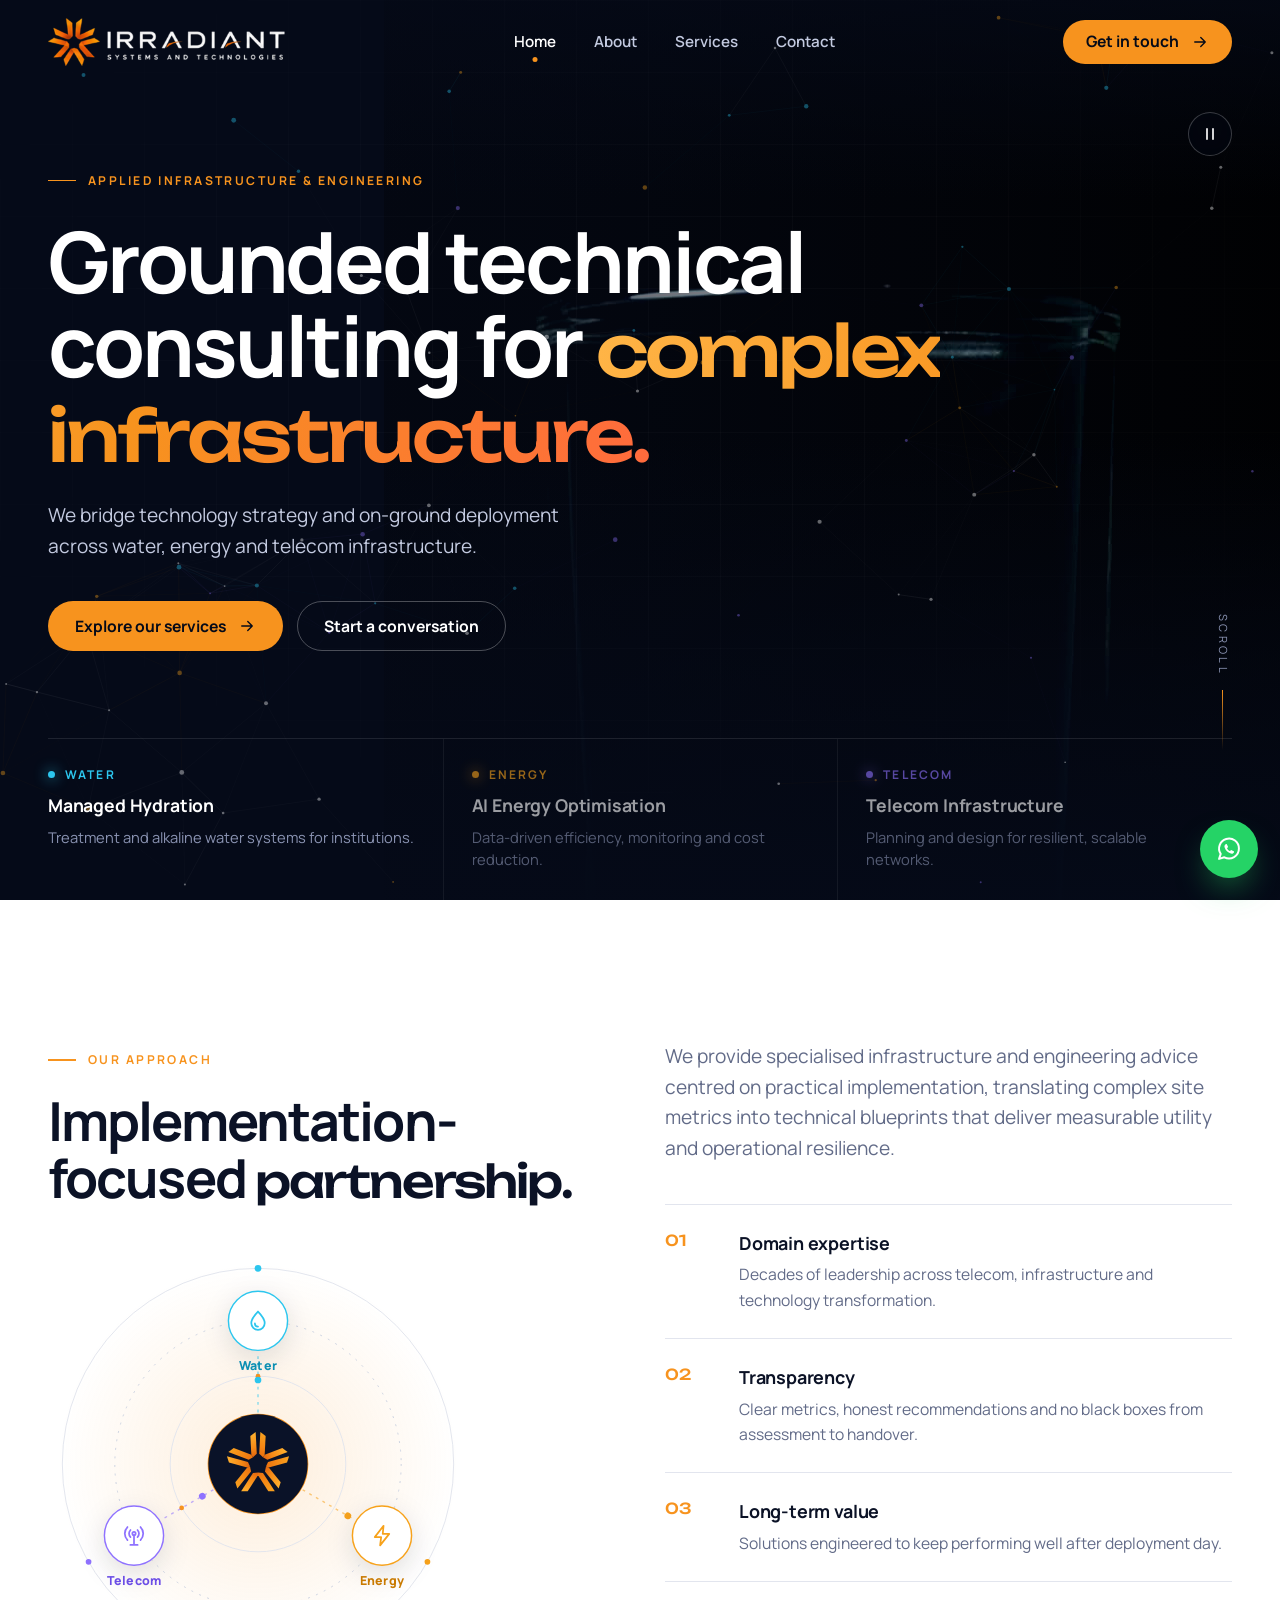
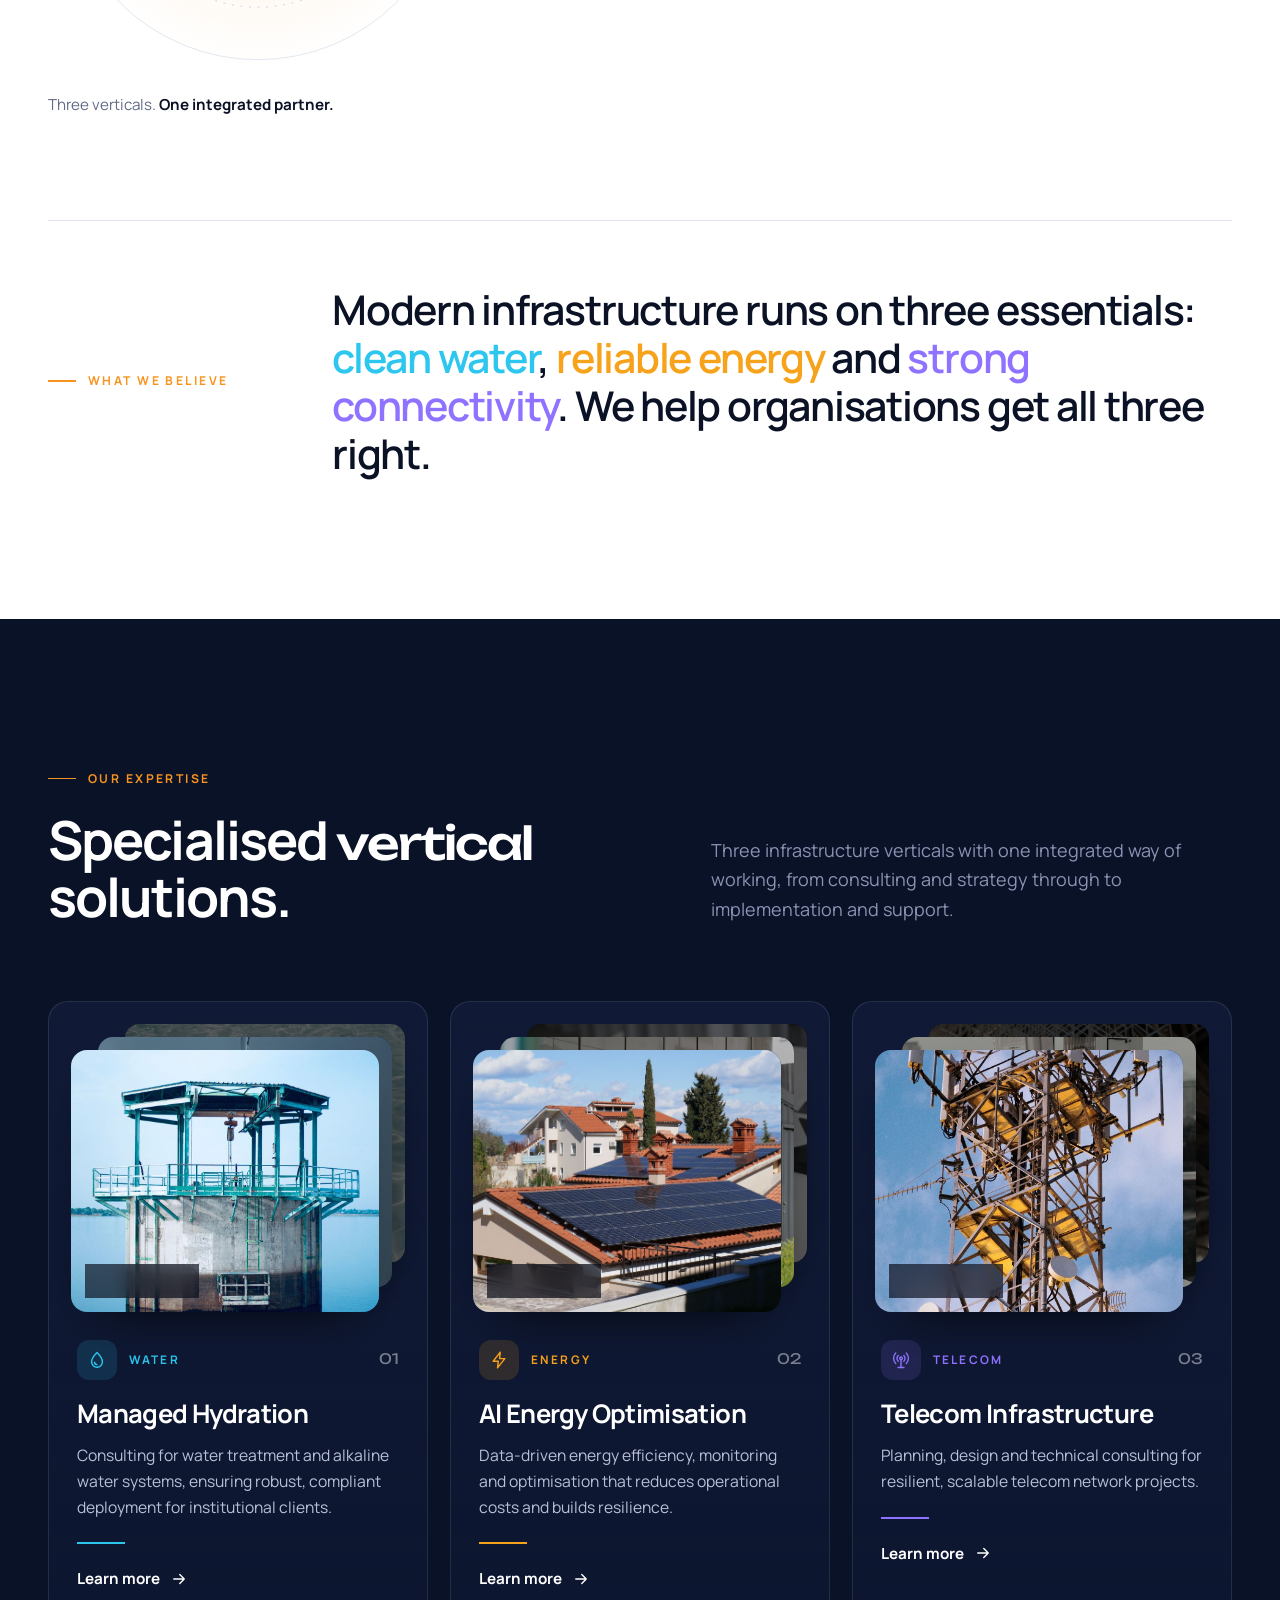
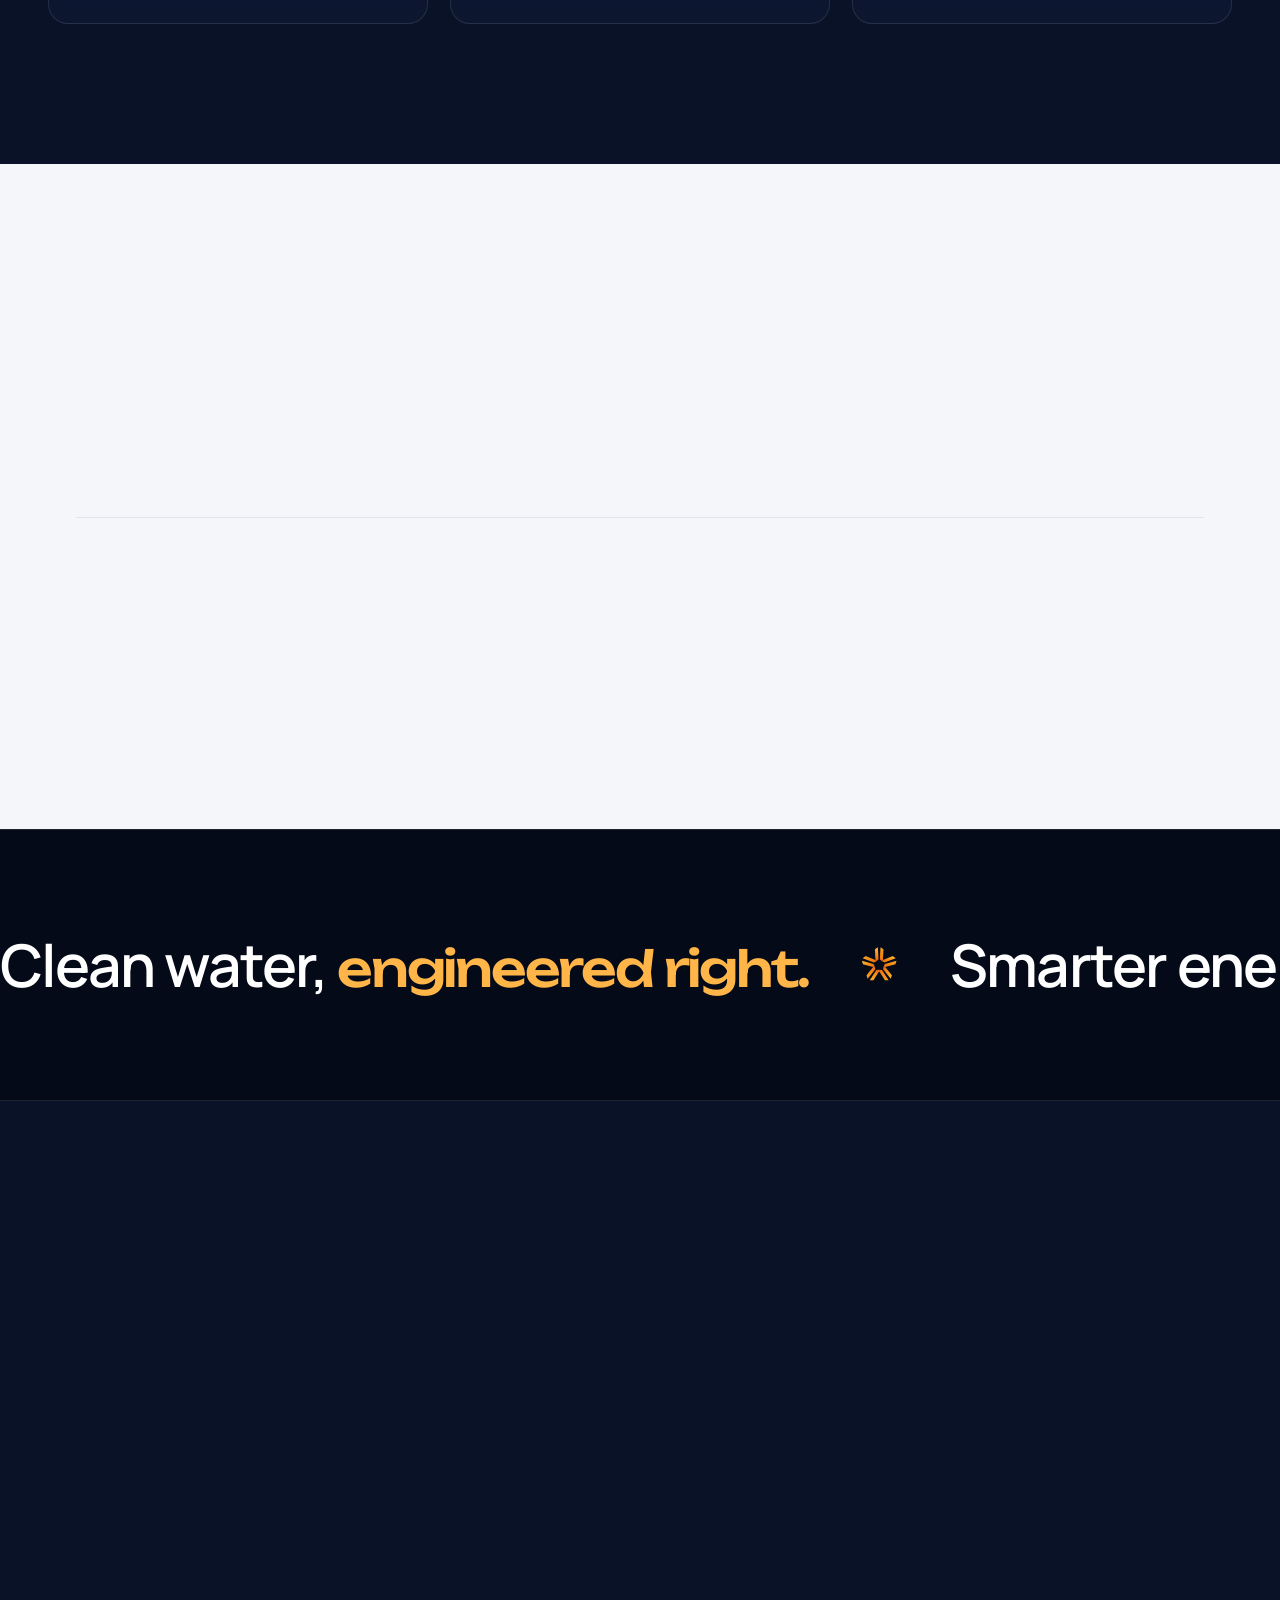
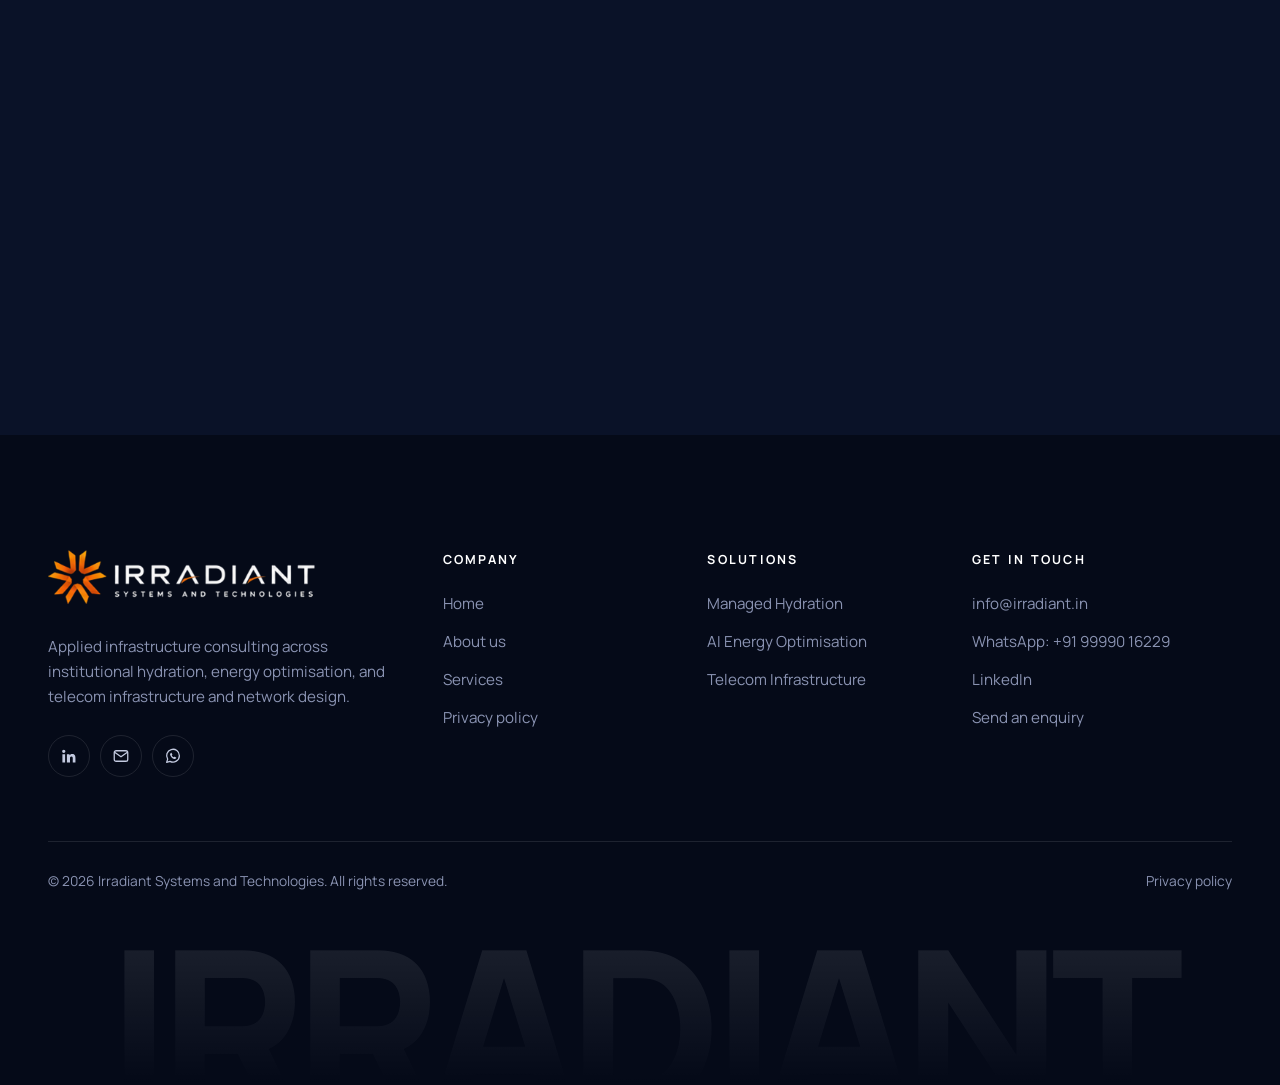
<file: index.html>
<!doctype html>
<html lang="en-IN">
<head>
  <meta charset="utf-8">
  <meta name="viewport" content="width=device-width, initial-scale=1">
  <title>Irradiant Systems and Technologies | Technology Consulting for Water, Energy &amp; Telecom</title>
  <meta name="description" content="Irradiant is an India-based technology consulting partnership bridging strategy and on-ground deployment across water, energy and telecom infrastructure.">
  <link rel="canonical" href="https://irradiant.in/">
  <meta name="theme-color" content="#050a18">
  <meta name="color-scheme" content="only light">
  <meta property="og:type" content="website">
  <meta property="og:title" content="Irradiant Systems and Technologies">
  <meta property="og:description" content="Grounded technical consulting for complex infrastructure: water, energy and telecom.">
  <meta property="og:url" content="https://irradiant.in/">
  <meta property="og:image" content="https://irradiant.in/assets/img/og-image.jpg">
  <link rel="icon" href="assets/img/favicon.svg" type="image/svg+xml">
  <link rel="preconnect" href="https://fonts.googleapis.com">
  <link rel="preconnect" href="https://fonts.gstatic.com" crossorigin>
  <link href="https://fonts.googleapis.com/css2?family=Unbounded:wght@400;500&family=Manrope:wght@400;500;600;700;800&display=swap" rel="stylesheet">
  <link rel="stylesheet" href="css/styles.css">
  <script>document.documentElement.classList.add("js");</script>
  <script type="application/ld+json">
  {
    "@context": "https://schema.org",
    "@type": "Organization",
    "name": "Irradiant Systems and Technologies",
    "url": "https://irradiant.in/",
    "email": "info@irradiant.in",
    "logo": "https://irradiant.in/assets/img/logo.png",
    "sameAs": ["https://www.linkedin.com/company/irradiant-systems-and-technologies/"],
    "description": "Technology consulting for water, energy and telecom infrastructure.",
    "founder": [{"@type": "Person", "name": "Mahesh Pai"}, {"@type": "Person", "name": "Sandeep Kaul"}],
    "areaServed": "IN"
  }
  </script>
</head>
<body>
  <svg width="0" height="0" style="position:absolute" aria-hidden="true" focusable="false">
    <defs>
      <linearGradient id="mk-l" gradientUnits="userSpaceOnUse" x1="50" y1="58" x2="36" y2="93"><stop offset="0" stop-color="#d9580b"/><stop offset=".45" stop-color="#f68a17"/><stop offset="1" stop-color="#ffb02e"/></linearGradient>
      <linearGradient id="mk-r" gradientUnits="userSpaceOnUse" x1="50" y1="58" x2="64" y2="93"><stop offset="0" stop-color="#e66a0e"/><stop offset=".5" stop-color="#f58714"/><stop offset="1" stop-color="#f7a01f"/></linearGradient>
    </defs>
    <!-- Irradiant starburst: five ribbon chevrons around a pentagonal core -->
    <symbol id="mark" viewBox="0 0 100 100">
      <g id="mk-chev"><polygon fill="url(#mk-l)" points="50,62.2 50,66.5 35.02,89.56 25.48,89.56 42.73,63"/><polygon fill="url(#mk-r)" points="50,62.2 50,66.5 64.98,89.56 74.52,89.56 57.27,63"/></g>
      <use href="#mk-chev" transform="rotate(72 50 50)"/><use href="#mk-chev" transform="rotate(144 50 50)"/>
      <use href="#mk-chev" transform="rotate(216 50 50)"/><use href="#mk-chev" transform="rotate(288 50 50)"/>
    </symbol>
    <symbol id="i-linkedin" viewBox="0 0 24 24"><path fill="currentColor" d="M5 3.5a2.2 2.2 0 1 1 0 4.4 2.2 2.2 0 0 1 0-4.4ZM3.2 9.6h3.6v10.9H3.2V9.6Zm6 0h3.5v1.5h.05c.5-.9 1.7-1.85 3.45-1.85 3.7 0 4.4 2.4 4.4 5.6v5.65h-3.6v-5c0-1.2-.02-2.75-1.7-2.75-1.7 0-1.95 1.3-1.95 2.65v5.1H9.2V9.6Z"/></symbol>
    <symbol id="i-arrow" viewBox="0 0 24 24"><path d="M5 12h14M13 6l6 6-6 6" fill="none" stroke="currentColor" stroke-width="1.8" stroke-linecap="round" stroke-linejoin="round"/></symbol>
    <symbol id="i-water" viewBox="0 0 24 24"><g fill="none" stroke="currentColor" stroke-width="1.7" stroke-linecap="round" stroke-linejoin="round"><path d="M12 3s6.5 6.6 6.5 11.2a6.5 6.5 0 0 1-13 0C5.5 9.6 12 3 12 3Z"/><path d="M9 14.5a3 3 0 0 0 3 3"/></g></symbol>
    <symbol id="i-energy" viewBox="0 0 24 24"><path d="M13.5 2.5 5 13.5h6.2l-1 8 8.8-11.2h-6.3l.8-7.8Z" fill="none" stroke="currentColor" stroke-width="1.7" stroke-linejoin="round"/></symbol>
    <symbol id="i-telecom" viewBox="0 0 24 24"><g fill="none" stroke="currentColor" stroke-width="1.7" stroke-linecap="round" stroke-linejoin="round"><circle cx="12" cy="10" r="1.6"/><path d="M12 11.6V21M8.5 21h7M8.6 6.6a4.8 4.8 0 0 0 0 6.8M15.4 6.6a4.8 4.8 0 0 1 0 6.8M5.7 3.7a8.9 8.9 0 0 0 0 12.6M18.3 3.7a8.9 8.9 0 0 1 0 12.6"/></g></symbol>
    <symbol id="i-mail" viewBox="0 0 24 24"><g fill="none" stroke="currentColor" stroke-width="1.7" stroke-linecap="round" stroke-linejoin="round"><rect x="3" y="5" width="18" height="14" rx="2.5"/><path d="m3.5 7 8.5 6 8.5-6"/></g></symbol>
    <symbol id="i-whatsapp" viewBox="0 0 24 24"><path d="M20.5 11.6a8.5 8.5 0 0 1-12.5 7.5L3.5 20.5l1.4-4.3a8.5 8.5 0 1 1 15.6-4.6Z" fill="none" stroke="currentColor" stroke-width="1.7" stroke-linejoin="round"/><path d="M9.2 7.9c.3-.2.7-.2.9.1l1 1.9c.1.3 0 .6-.2.8l-.6.6c.5 1.1 1.4 2 2.5 2.5l.6-.6c.2-.2.5-.3.8-.2l1.9 1c.3.2.4.6.1.9-.6.9-1.6 1.3-2.6 1-2.6-.8-4.6-2.8-5.4-5.4-.3-1 .1-2 1-2.6Z" fill="currentColor"/></symbol>
  </svg>

  <a class="skip-link" href="#main">Skip to content</a>

  <header class="site-header" data-header>
    <div class="container nav">
      <a class="brand" href="index.html">
        <img class="brand-logo" src="assets/img/logo.png" alt="Irradiant Systems and Technologies, home" width="732" height="148">
      </a>
      <nav class="nav-links" id="site-nav" aria-label="Main">
        <a href="index.html" aria-current="page">Home</a>
        <a href="about.html">About</a>
        <a href="services.html">Services</a>
        <a href="index.html#contact">Contact</a>
        <a class="btn nav-mobile-cta" href="index.html#contact">Get in touch</a>
      </nav>
      <a class="btn nav-cta" href="#contact">Get in touch <svg aria-hidden="true"><use href="#i-arrow"/></svg></a>
      <button class="nav-toggle" type="button" aria-label="Open menu" aria-expanded="false" aria-controls="site-nav"><span></span><span></span></button>
    </div>
  </header>

  <main id="main">
    <!-- ============ HERO ============ -->
    <section class="hero hero--video" aria-labelledby="hero-title" data-hero-reel>
      <!-- Background reel: one clip per vertical, crossfaded in sync with the pillars below.
           Sources are attached by JS (small files on phones; posters only for reduced motion / data saver). -->
      <div class="hero-media" aria-hidden="true">
        <video class="hero-video hero-video--right is-active" muted playsinline preload="none" poster="assets/video/hero-water.jpg"
               data-src="assets/video/hero-water.mp4" data-src-sm="assets/video/hero-water-sm.mp4"></video>
        <video class="hero-video" muted playsinline preload="none" poster="assets/video/hero-energy.jpg"
               data-src="assets/video/hero-energy.mp4" data-src-sm="assets/video/hero-energy-sm.mp4"></video>
        <video class="hero-video" muted playsinline preload="none" poster="assets/video/hero-telecom.jpg"
               data-src="assets/video/hero-telecom.mp4" data-src-sm="assets/video/hero-telecom-sm.mp4"></video>
      </div>
      <div class="hero-shade"></div>
      <canvas class="hero-canvas" aria-hidden="true"></canvas>
      <div class="grid-lines"></div>
      <button class="hero-pause" type="button" aria-pressed="false" aria-label="Pause background video" data-reel-toggle>
        <svg class="i-pause" viewBox="0 0 24 24" aria-hidden="true"><path d="M8 5v14M16 5v14" stroke="currentColor" stroke-width="2.2" stroke-linecap="round"/></svg>
        <svg class="i-play" viewBox="0 0 24 24" aria-hidden="true"><path d="M8 5.5v13l10.5-6.5L8 5.5Z" fill="currentColor"/></svg>
      </button>

      <div class="container hero-inner">
        <span class="eyebrow reveal">Applied Infrastructure &amp; Engineering</span>
        <h1 id="hero-title" class="display reveal" style="--d:.08s">Grounded technical consulting for <span class="serif grad-text">complex infrastructure.</span></h1>
        <p class="lead reveal" style="--d:.16s">We bridge technology strategy and on-ground deployment across water, energy and telecom infrastructure.</p>
        <div class="btn-row reveal" style="--d:.24s">
          <a class="btn" href="services.html">Explore our services <svg aria-hidden="true"><use href="#i-arrow"/></svg></a>
          <a class="btn btn--ghost" href="#contact">Start a conversation</a>
        </div>
      </div>

      <div class="container">
        <div class="hero-pillars reveal" style="--d:.34s">
          <a class="hero-pillar is-active" href="services.html#water" data-reel-slide="0">
            <span class="hero-pillar-bar" aria-hidden="true"></span>
            <span class="tag"><i></i>Water</span>
            <strong>Managed Hydration</strong>
            <span>Treatment and alkaline water systems for institutions.</span>
          </a>
          <a class="hero-pillar hero-pillar--energy" href="services.html#energy" data-reel-slide="1">
            <span class="hero-pillar-bar" aria-hidden="true"></span>
            <span class="tag"><i></i>Energy</span>
            <strong>AI Energy Optimisation</strong>
            <span>Data-driven efficiency, monitoring and cost reduction.</span>
          </a>
          <a class="hero-pillar hero-pillar--telecom" href="services.html#telecom" data-reel-slide="2">
            <span class="hero-pillar-bar" aria-hidden="true"></span>
            <span class="tag"><i></i>Telecom</span>
            <strong>Telecom Infrastructure</strong>
            <span>Planning and design for resilient, scalable networks.</span>
          </a>
        </div>
      </div>
      <span class="scroll-cue" aria-hidden="true">Scroll</span>
    </section>

    <!-- ============ APPROACH ============ -->
    <section class="section" aria-labelledby="approach-title">
      <div class="container">
        <div class="approach-grid">
          <div class="approach-aside reveal">
            <span class="eyebrow">Our approach</span>
            <h2 id="approach-title" class="h2">Implementation-focused <span class="serif">partnership.</span></h2>

            <!-- Animated diagram: three verticals orbiting one integrated core -->
            <figure class="orbit-viz">
              <svg viewBox="0 0 440 440" aria-hidden="true" focusable="false">
                <defs>
                  <radialGradient id="ov-glow"><stop offset="0" stop-color="#f7931e" stop-opacity=".16"/><stop offset="1" stop-color="#f7931e" stop-opacity="0"/></radialGradient>
                </defs>
                <circle cx="220" cy="220" r="210" fill="url(#ov-glow)"/>
                <circle class="ov-ring" cx="220" cy="220" r="205"/>
                <circle class="ov-ring ov-ring--dash" cx="220" cy="220" r="150"/>
                <circle class="ov-ring" cx="220" cy="220" r="92"/>

                <g class="ov-dots">
                  <circle cx="220" cy="15" r="3.5" fill="#2cc6ee"/>
                  <circle cx="397.5" cy="322.5" r="3" fill="#f7a21b"/>
                  <circle cx="42.5" cy="322.5" r="3" fill="#8f72ff"/>
                  <circle cx="220" cy="128" r="2.5" fill="#f7931e"/>
                  <circle cx="140" cy="266" r="2.5" fill="#f7931e"/>
                </g>

                <!-- Each vertical's 0/120/240deg position is baked into the markup, so the layout is
                     correct even when animations are off (e.g. Android "Remove animations"). -->
                <g transform="rotate(0 220 220)"><g class="ov-orbit" style="--accent:#2cc6ee;--label:#0b8fb3">
                  <line class="ov-link" x1="220" y1="166" x2="220" y2="104"/>
                  <circle class="ov-packet" r="3.5"><animateMotion dur="2.4s" repeatCount="indefinite" path="M220,166 L220,104"/></circle>
                  <g transform="translate(220 70) rotate(0)"><g class="ov-upright">
                    <circle r="58" fill="none"/>
                    <circle class="ov-node" r="31"/>
                    <use href="#i-water" x="-13" y="-13" width="26" height="26"/>
                    <text y="52" text-anchor="middle">Water</text>
                  </g></g>
                </g></g>
                <g transform="rotate(120 220 220)"><g class="ov-orbit" style="--accent:#f7a21b;--label:#c97a00">
                  <line class="ov-link" x1="220" y1="166" x2="220" y2="104"/>
                  <circle class="ov-packet" r="3.5"><animateMotion dur="2.4s" begin="-.8s" repeatCount="indefinite" path="M220,166 L220,104"/></circle>
                  <g transform="translate(220 70) rotate(-120)"><g class="ov-upright">
                    <circle r="58" fill="none"/>
                    <circle class="ov-node" r="31"/>
                    <use href="#i-energy" x="-13" y="-13" width="26" height="26"/>
                    <text y="52" text-anchor="middle">Energy</text>
                  </g></g>
                </g></g>
                <g transform="rotate(240 220 220)"><g class="ov-orbit" style="--accent:#8f72ff;--label:#6c4ee6">
                  <line class="ov-link" x1="220" y1="166" x2="220" y2="104"/>
                  <circle class="ov-packet" r="3.5"><animateMotion dur="2.4s" begin="-1.6s" repeatCount="indefinite" path="M220,166 L220,104"/></circle>
                  <g transform="translate(220 70) rotate(-240)"><g class="ov-upright">
                    <circle r="58" fill="none"/>
                    <circle class="ov-node" r="31"/>
                    <use href="#i-telecom" x="-13" y="-13" width="26" height="26"/>
                    <text y="52" text-anchor="middle">Telecom</text>
                  </g></g>
                </g></g>

                <circle class="ov-pulse" cx="220" cy="220" r="52"/>
                <circle cx="220" cy="220" r="52" fill="#0a1228"/>
                <g class="ov-core"><use href="#mark" x="184" y="184" width="72" height="72"/></g>
              </svg>
              <figcaption>Three verticals. <strong>One integrated partner.</strong></figcaption>
            </figure>
          </div>
          <div class="approach-body reveal" style="--d:.1s">
            <p class="lead">We provide specialised infrastructure and engineering advice centred on practical implementation, translating complex site metrics into technical blueprints that deliver measurable utility and operational resilience.</p>
            <div class="principles">
              <div class="principle">
                <span class="principle-num">01</span>
                <div><h3>Domain expertise</h3><p>Decades of leadership across telecom, infrastructure and technology transformation.</p></div>
              </div>
              <div class="principle">
                <span class="principle-num">02</span>
                <div><h3>Transparency</h3><p>Clear metrics, honest recommendations and no black boxes from assessment to handover.</p></div>
              </div>
              <div class="principle">
                <span class="principle-num">03</span>
                <div><h3>Long-term value</h3><p>Solutions engineered to keep performing well after deployment day.</p></div>
              </div>
            </div>
          </div>
        </div>

        <div class="quote-block reveal">
          <span class="eyebrow">What we believe</span>
          <blockquote>Modern infrastructure runs on three essentials: <span class="w">clean water</span>, <span class="e">reliable energy</span> and <span class="t">strong connectivity</span>. We help organisations get all three right.</blockquote>
        </div>
      </div>
    </section>

    <!-- ============ EXPERTISE ============ -->
    <section class="section section--dark" aria-labelledby="expertise-title">
      <div class="container">
        <div class="section-head section-head--split">
          <div class="reveal">
            <span class="eyebrow">Our expertise</span>
            <h2 id="expertise-title" class="h2" style="margin-top:22px">Specialised <span class="serif">vertical</span> solutions.</h2>
          </div>
          <p class="reveal" style="--d:.1s">Three infrastructure verticals with one integrated way of working, from consulting and strategy through to implementation and support.</p>
        </div>

        <div class="pillar-grid">
          <article class="pillar-card reveal">
            <div class="stack" data-stack data-delay="0">
                <figure class="stack-item"><img src="assets/img/photos/water3.jpg" alt="Water intake tower standing in a calm reservoir" width="991" height="1600" loading="lazy"></figure>
                <figure class="stack-item"><img src="assets/img/photos/water2.jpg" alt="Clean water being poured into a glass" width="1377" height="1600" loading="lazy"></figure>
                <figure class="stack-item"><img src="assets/img/photos/water1.jpg" alt="Sunlit, clear rippling water" width="1400" height="900" loading="lazy"></figure>
              <div class="stack-ui" aria-hidden="true"><span class="stack-count"><b>01</b>/03</span><span class="stack-dots"><i></i><i></i><i></i></span></div>
            </div>
            <div class="pillar-body">
              <div class="pillar-meta">
                <span class="pillar-icon"><svg aria-hidden="true"><use href="#i-water"/></svg></span>
                <span class="kicker">Water</span>
                <span class="pillar-index">01</span>
              </div>
              <h3>Managed Hydration</h3>
              <p>Consulting for water treatment and alkaline water systems, ensuring robust, compliant deployment for institutional clients.</p>
              <div class="pillar-bar"></div>
              <a class="link-arrow" href="services.html#water">Learn more <svg aria-hidden="true"><use href="#i-arrow"/></svg><span class="sr-only"> about Managed Hydration</span></a>
            </div>
          </article>

          <article class="pillar-card pillar-card--energy reveal" style="--d:.1s">
            <div class="stack" data-stack data-delay="1400">
                <figure class="stack-item"><img src="assets/img/photos/energy3.jpg" alt="Rooftop solar panels on a residential building" width="1600" height="1201" loading="lazy"></figure>
                <figure class="stack-item"><img src="assets/img/photos/energy1.jpg" alt="Electrical distribution and inverter cabinets on an exterior wall" width="1600" height="1067" loading="lazy"></figure>
                <figure class="stack-item"><img src="assets/img/photos/energy2.jpg" alt="Energy analytics dashboards on a workstation monitor" width="1600" height="1068" loading="lazy"></figure>
              <div class="stack-ui" aria-hidden="true"><span class="stack-count"><b>01</b>/03</span><span class="stack-dots"><i></i><i></i><i></i></span></div>
            </div>
            <div class="pillar-body">
              <div class="pillar-meta">
                <span class="pillar-icon"><svg aria-hidden="true"><use href="#i-energy"/></svg></span>
                <span class="kicker">Energy</span>
                <span class="pillar-index">02</span>
              </div>
              <h3>AI Energy Optimisation</h3>
              <p>Data-driven energy efficiency, monitoring and optimisation that reduces operational costs and builds resilience.</p>
              <div class="pillar-bar"></div>
              <a class="link-arrow" href="services.html#energy">Learn more <svg aria-hidden="true"><use href="#i-arrow"/></svg><span class="sr-only"> about AI Energy Optimisation</span></a>
            </div>
          </article>

          <article class="pillar-card pillar-card--telecom reveal" style="--d:.2s">
            <div class="stack" data-stack data-delay="2800">
                <figure class="stack-item"><img src="assets/img/photos/telecom1.jpg" alt="Telecom tower with antenna arrays against the sky" width="1067" height="1600" loading="lazy"></figure>
                <figure class="stack-item"><img src="assets/img/photos/telecom3.jpg" alt="Rooftop cellular antennas and radio equipment" width="900" height="1600" loading="lazy"></figure>
                <figure class="stack-item"><img src="assets/img/photos/telecom2.jpg" alt="Illuminated 5G sign beneath a lattice ceiling" width="1600" height="1067" loading="lazy"></figure>
              <div class="stack-ui" aria-hidden="true"><span class="stack-count"><b>01</b>/03</span><span class="stack-dots"><i></i><i></i><i></i></span></div>
            </div>
            <div class="pillar-body">
              <div class="pillar-meta">
                <span class="pillar-icon"><svg aria-hidden="true"><use href="#i-telecom"/></svg></span>
                <span class="kicker">Telecom</span>
                <span class="pillar-index">03</span>
              </div>
              <h3>Telecom Infrastructure</h3>
              <p>Planning, design and technical consulting for resilient, scalable telecom network projects.</p>
              <div class="pillar-bar"></div>
              <a class="link-arrow" href="services.html#telecom">Learn more <svg aria-hidden="true"><use href="#i-arrow"/></svg><span class="sr-only"> about Telecom Infrastructure</span></a>
            </div>
          </article>
        </div>
      </div>
    </section>

    <!-- ============ PROCESS ============ -->
    <section class="section section--paper" aria-labelledby="process-title">
      <div class="container">
        <div class="section-head section-head--split">
          <div class="reveal">
            <span class="eyebrow">Our process</span>
            <h2 id="process-title" class="h2" style="margin-top:22px">Engineered for <span class="serif">clarity.</span></h2>
          </div>
          <p class="reveal" style="--d:.1s">A disciplined four-stage method that takes every engagement from baseline data to verified, measurable results.</p>
        </div>

        <ol class="steps" role="list" data-observe>
          <li class="steps-track" aria-hidden="true"></li>
          <li class="step reveal">
            <span class="step-num">01</span>
            <h3>Site Metric Evaluation</h3>
            <p>We assess existing infrastructure and operational data to establish a clear performance baseline.</p>
          </li>
          <li class="step reveal" style="--d:.12s">
            <span class="step-num">02</span>
            <h3>Technical Blueprinting</h3>
            <p>Requirements are translated into detailed engineering and deployment plans.</p>
          </li>
          <li class="step reveal" style="--d:.24s">
            <span class="step-num">03</span>
            <h3>Implementation Oversight</h3>
            <p>We guide and supervise physical deployment to make sure it matches design specifications.</p>
          </li>
          <li class="step reveal" style="--d:.36s">
            <span class="step-num">04</span>
            <h3>Performance Validation</h3>
            <p>Post-deployment monitoring and analysis verify efficiency gains and operational resilience.</p>
          </li>
        </ol>
      </div>
    </section>

    <!-- ============ MARQUEE ============ -->
    <div class="marquee" aria-hidden="true">
      <div class="marquee-track">
        <div class="marquee-group">
          <span class="marquee-item">Clean water, <span class="serif">engineered right.</span></span><svg><use href="#mark"/></svg>
          <span class="marquee-item">Smarter energy, <span class="serif">powered by data.</span></span><svg><use href="#mark"/></svg>
          <span class="marquee-item">Connectivity, <span class="serif">built to last.</span></span><svg><use href="#mark"/></svg>
        </div>
        <div class="marquee-group">
          <span class="marquee-item">Clean water, <span class="serif">engineered right.</span></span><svg><use href="#mark"/></svg>
          <span class="marquee-item">Smarter energy, <span class="serif">powered by data.</span></span><svg><use href="#mark"/></svg>
          <span class="marquee-item">Connectivity, <span class="serif">built to last.</span></span><svg><use href="#mark"/></svg>
        </div>
      </div>
    </div>

    <!-- ============ CONTACT ============ -->
    <section class="section section--dark" id="contact" aria-labelledby="contact-title">
      <div class="container contact-grid">
        <div class="contact-intro reveal">
          <span class="eyebrow">Connect</span>
          <h2 id="contact-title" class="h2">Technical <span class="serif">enquiry.</span></h2>
          <p class="lead">Have an infrastructure challenge in water, energy or telecom? Tell us about it, or reach out directly. A founder will respond personally.</p>
          <div class="contact-cards">
            <a class="contact-card" href="mailto:info@irradiant.in">
              <span class="ic"><svg aria-hidden="true"><use href="#i-mail"/></svg></span>
              <span><small>Email</small><strong>info@irradiant.in</strong></span>
            </a>
            <a class="contact-card" href="https://wa.me/919999016229?text=Hi%2C%20I%27d%20like%20to%20know%20more%20about%20Irradiant%20products%20and%20services" target="_blank" rel="noopener">
              <span class="ic"><svg aria-hidden="true"><use href="#i-whatsapp"/></svg></span>
              <span><small>WhatsApp</small><strong>+91 99990 16229</strong></span>
            </a>
            <a class="contact-card" href="https://www.linkedin.com/company/irradiant-systems-and-technologies/" target="_blank" rel="noopener">
              <span class="ic"><svg aria-hidden="true"><use href="#i-linkedin"/></svg></span>
              <span><small>LinkedIn</small><strong>Irradiant Systems and Technologies</strong></span>
            </a>
          </div>
        </div>

        <div class="form-card reveal" style="--d:.1s">
          <h3>Send us a message</h3>
          <p>Fields marked <span style="color:var(--orange)">*</span> are required.</p>
          <form action="contact.php" method="post" data-contact-form novalidate>
            <div class="form-grid">
              <div class="field">
                <label for="f-name">Name <span class="req">*</span></label>
                <input id="f-name" name="name" type="text" autocomplete="name" required maxlength="120">
              </div>
              <div class="field">
                <label for="f-email">Email <span class="req">*</span></label>
                <input id="f-email" name="email" type="email" autocomplete="email" required maxlength="160">
              </div>
              <div class="field">
                <label for="f-phone">Phone</label>
                <input id="f-phone" name="phone" type="tel" autocomplete="tel" maxlength="40">
              </div>
              <div class="field">
                <label for="f-interest">Area of interest</label>
                <select id="f-interest" name="interest">
                  <option value="">Select one</option>
                  <option>Managed Hydration</option>
                  <option>AI Energy Optimisation</option>
                  <option>Telecom Infrastructure</option>
                  <option>Something else</option>
                </select>
              </div>
              <div class="field field--full">
                <label for="f-message">Your enquiry <span class="req">*</span></label>
                <textarea id="f-message" name="message" required maxlength="4000"></textarea>
              </div>
              <div class="hp" aria-hidden="true">
                <label for="f-company">Leave this field empty</label>
                <input id="f-company" name="company" type="text" tabindex="-1" autocomplete="off">
              </div>
            </div>
            <div class="form-foot">
              <small>By submitting, you agree to our <a href="privacy.html">privacy policy</a>.</small>
              <button class="btn btn--dark" type="submit"><span>Send enquiry</span> <svg aria-hidden="true"><use href="#i-arrow"/></svg></button>
            </div>
            <div class="form-status" role="status" aria-live="polite"></div>
          </form>
        </div>
      </div>
    </section>
  </main>

  <!-- ============ FOOTER ============ -->
  <footer class="site-footer">
    <div class="container">
      <div class="footer-top">
        <div class="footer-brand">
          <a class="brand" href="index.html">
            <img class="brand-logo brand-logo--lg" src="assets/img/logo.png" alt="Irradiant Systems and Technologies, home" width="732" height="148" loading="lazy">
          </a>
          <p>Applied infrastructure consulting across institutional hydration, energy optimisation, and telecom infrastructure and network design.</p>
          <div class="socials">
            <a href="https://www.linkedin.com/company/irradiant-systems-and-technologies/" target="_blank" rel="noopener" aria-label="Irradiant on LinkedIn"><svg aria-hidden="true"><use href="#i-linkedin"/></svg></a>
            <a href="mailto:info@irradiant.in" aria-label="Email Irradiant"><svg aria-hidden="true"><use href="#i-mail"/></svg></a>
            <a href="https://wa.me/919999016229" target="_blank" rel="noopener" aria-label="Chat with Irradiant on WhatsApp"><svg aria-hidden="true"><use href="#i-whatsapp"/></svg></a>
          </div>
        </div>
        <div class="footer-col">
          <h4>Company</h4>
          <ul>
            <li><a href="index.html">Home</a></li>
            <li><a href="about.html">About us</a></li>
            <li><a href="services.html">Services</a></li>
            <li><a href="privacy.html">Privacy policy</a></li>
          </ul>
        </div>
        <div class="footer-col">
          <h4>Solutions</h4>
          <ul>
            <li><a href="services.html#water">Managed Hydration</a></li>
            <li><a href="services.html#energy">AI Energy Optimisation</a></li>
            <li><a href="services.html#telecom">Telecom Infrastructure</a></li>
          </ul>
        </div>
        <div class="footer-col">
          <h4>Get in touch</h4>
          <ul>
            <li><a href="mailto:info@irradiant.in">info@irradiant.in</a></li>
            <li><a href="https://wa.me/919999016229" target="_blank" rel="noopener">WhatsApp: +91 99990 16229</a></li>
            <li><a href="https://www.linkedin.com/company/irradiant-systems-and-technologies/" target="_blank" rel="noopener">LinkedIn</a></li>
            <li><a href="index.html#contact">Send an enquiry</a></li>
          </ul>
        </div>
      </div>
      <div class="footer-bottom">
        <span>© <span data-year>2026</span> Irradiant Systems and Technologies. All rights reserved.</span>
        <a href="privacy.html">Privacy policy</a>
      </div>
    </div>
    <div class="footer-word" aria-hidden="true">IRRADIANT</div>
  </footer>

  <a class="wa-float" href="https://wa.me/919999016229?text=Hi%2C%20I%27d%20like%20to%20know%20more%20about%20Irradiant%20products%20and%20services" target="_blank" rel="noopener" aria-label="Chat with us on WhatsApp">
    <svg aria-hidden="true"><use href="#i-whatsapp"/></svg>
  </a>

  <script src="js/main.js" defer></script>
</body>
</html>
</file>
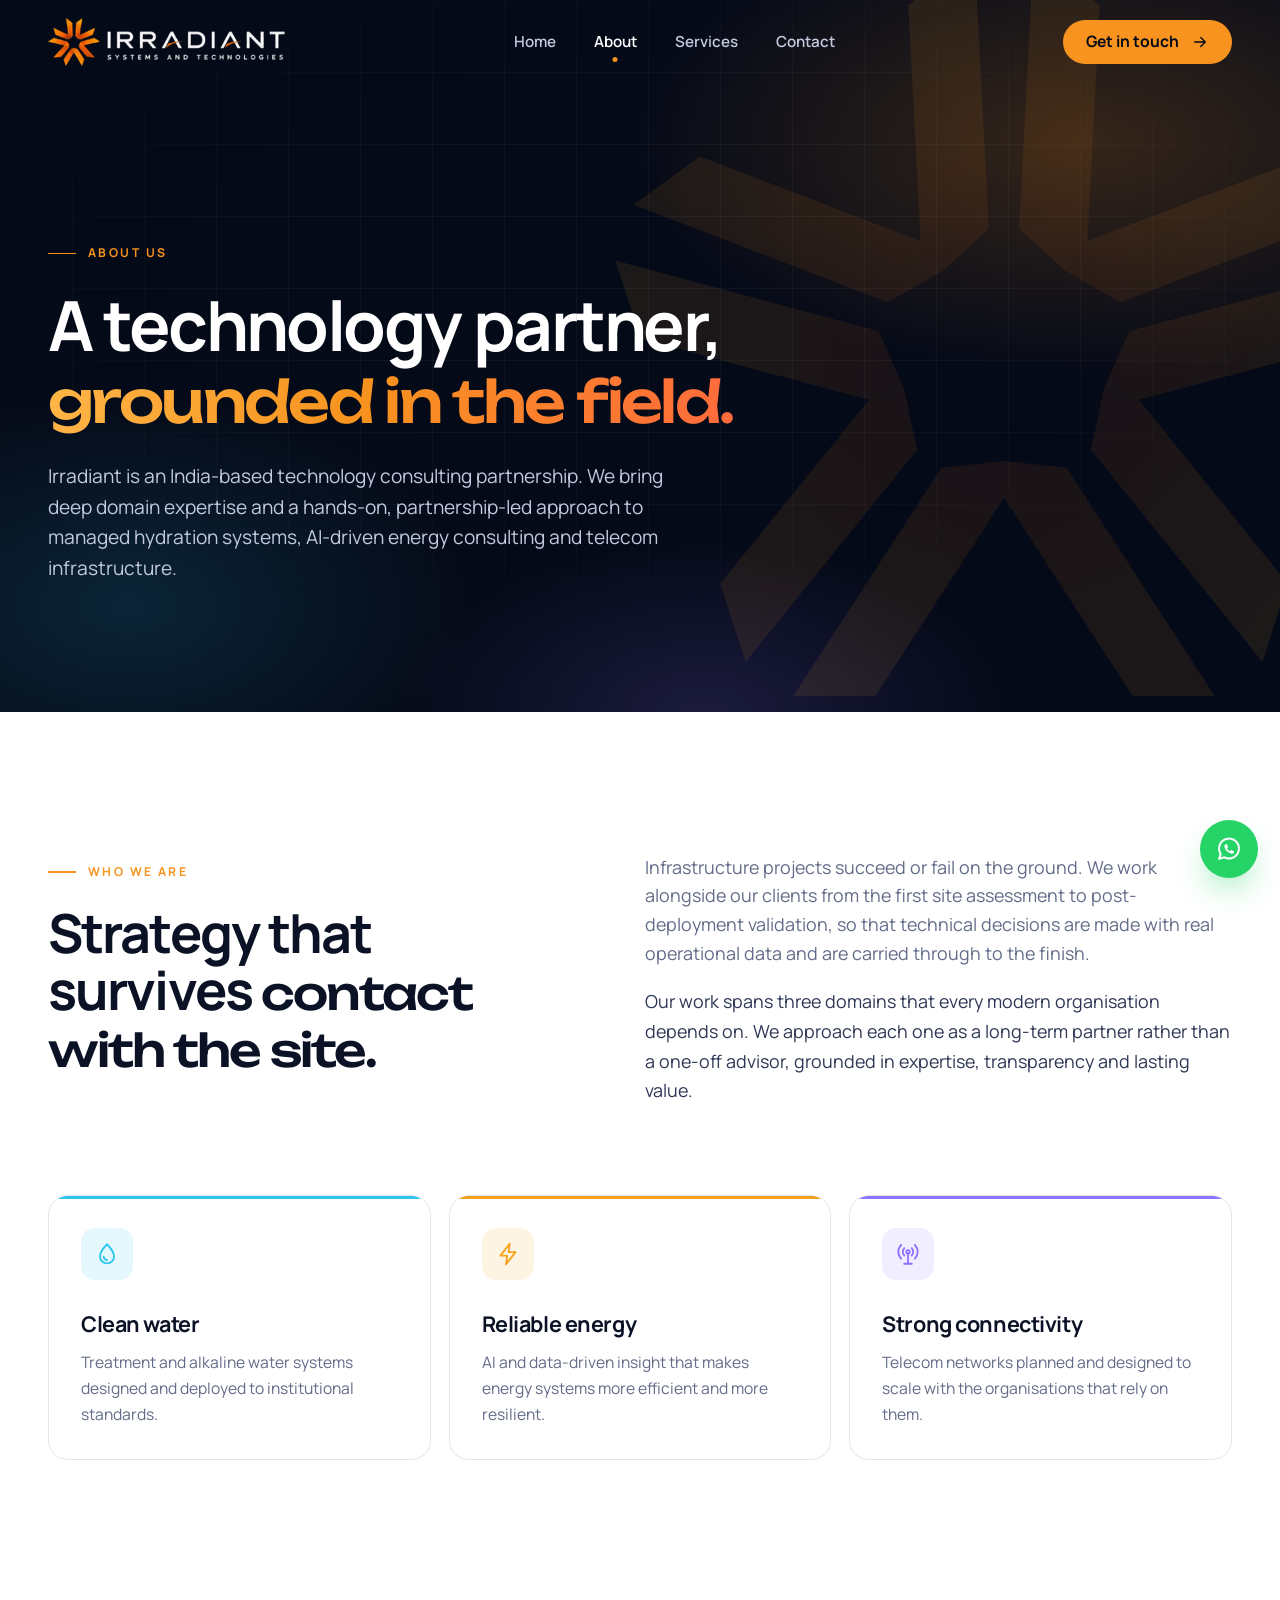
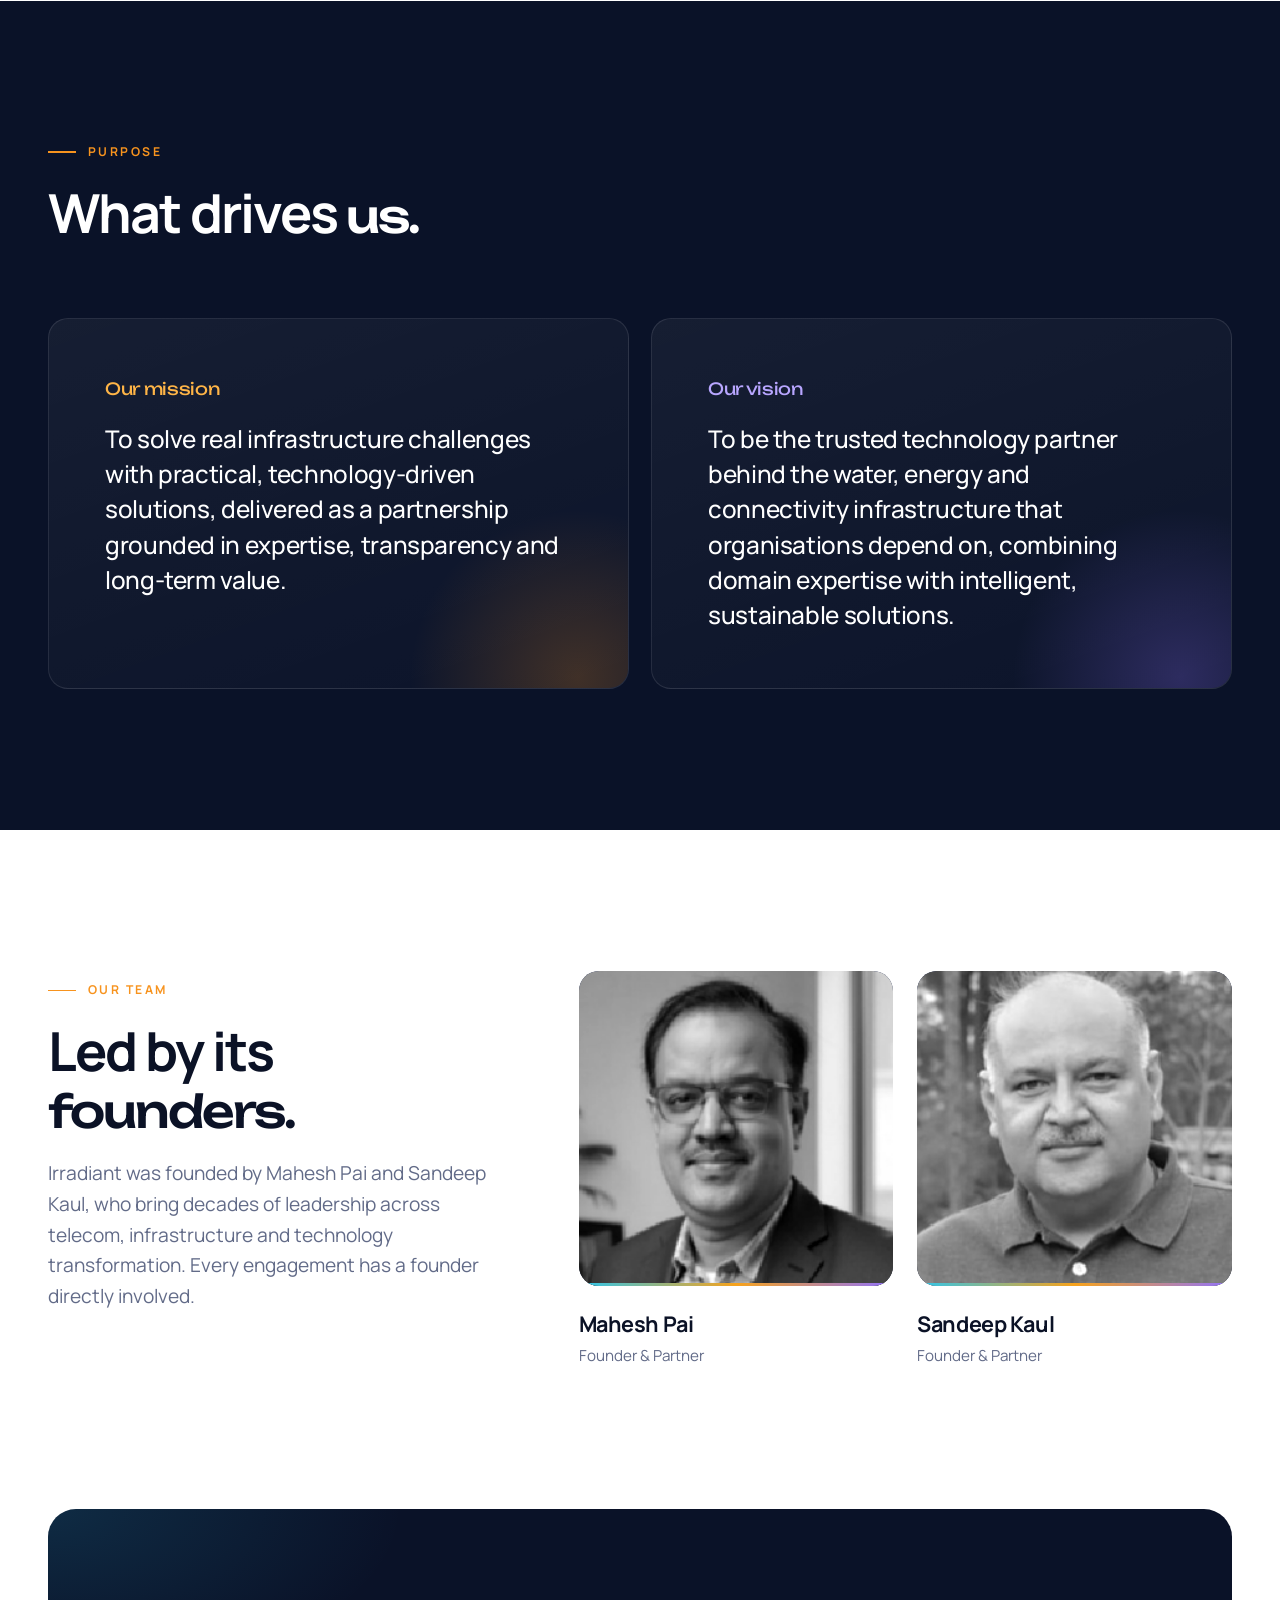
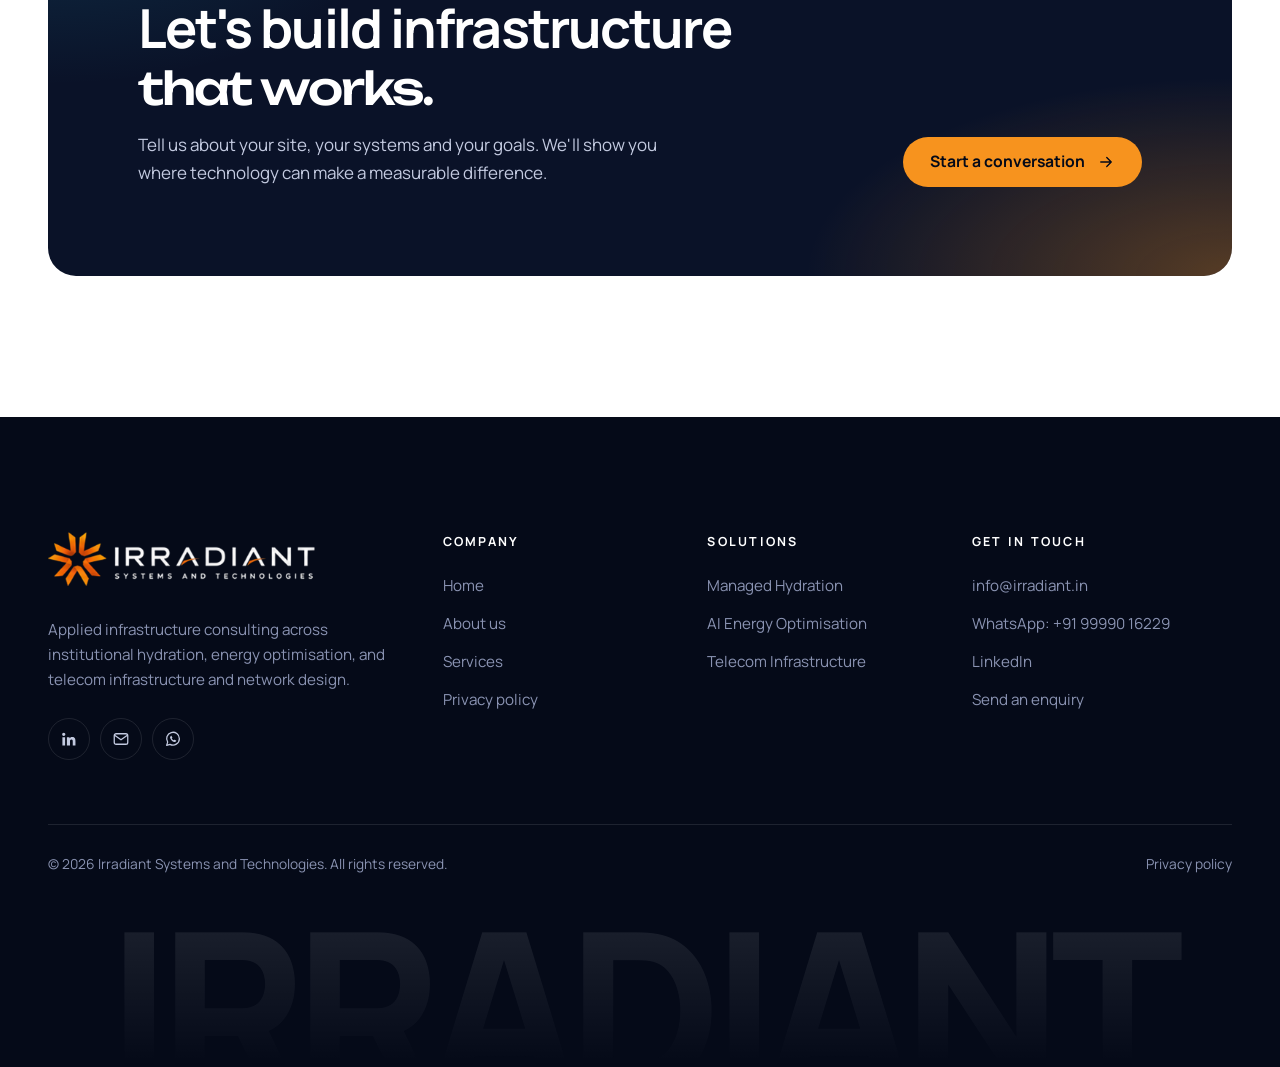
<file: about.html>
<!doctype html>
<html lang="en-IN">
<head>
  <meta charset="utf-8">
  <meta name="viewport" content="width=device-width, initial-scale=1">
  <title>About Us | Irradiant Systems and Technologies</title>
  <meta name="description" content="Irradiant is an India-based technology consulting partnership founded by Mahesh Pai and Sandeep Kaul, bringing domain expertise to water, energy and telecom infrastructure.">
  <link rel="canonical" href="https://irradiant.in/about.html">
  <meta name="theme-color" content="#050a18">
  <meta name="color-scheme" content="only light">
  <meta property="og:type" content="website">
  <meta property="og:title" content="About Us | Irradiant Systems and Technologies">
  <meta property="og:description" content="Irradiant is an India-based technology consulting partnership founded by Mahesh Pai and Sandeep Kaul, bringing domain expertise to water, energy and telecom infrastructure.">
  <meta property="og:url" content="https://irradiant.in/about.html">
  <meta property="og:image" content="https://irradiant.in/assets/img/og-image.jpg">
  <link rel="icon" href="assets/img/favicon.svg" type="image/svg+xml">
  <link rel="preconnect" href="https://fonts.googleapis.com">
  <link rel="preconnect" href="https://fonts.gstatic.com" crossorigin>
  <link href="https://fonts.googleapis.com/css2?family=Unbounded:wght@400;500&family=Manrope:wght@400;500;600;700;800&display=swap" rel="stylesheet">
  <link rel="stylesheet" href="css/styles.css">
  <script>document.documentElement.classList.add("js");</script>
</head>
<body>
  <svg width="0" height="0" style="position:absolute" aria-hidden="true" focusable="false">
    <defs>
      <linearGradient id="mk-l" gradientUnits="userSpaceOnUse" x1="50" y1="58" x2="36" y2="93"><stop offset="0" stop-color="#d9580b"/><stop offset=".45" stop-color="#f68a17"/><stop offset="1" stop-color="#ffb02e"/></linearGradient>
      <linearGradient id="mk-r" gradientUnits="userSpaceOnUse" x1="50" y1="58" x2="64" y2="93"><stop offset="0" stop-color="#e66a0e"/><stop offset=".5" stop-color="#f58714"/><stop offset="1" stop-color="#f7a01f"/></linearGradient>
    </defs>
    <!-- Irradiant starburst: five ribbon chevrons around a pentagonal core -->
    <symbol id="mark" viewBox="0 0 100 100">
      <g id="mk-chev"><polygon fill="url(#mk-l)" points="50,62.2 50,66.5 35.02,89.56 25.48,89.56 42.73,63"/><polygon fill="url(#mk-r)" points="50,62.2 50,66.5 64.98,89.56 74.52,89.56 57.27,63"/></g>
      <use href="#mk-chev" transform="rotate(72 50 50)"/><use href="#mk-chev" transform="rotate(144 50 50)"/>
      <use href="#mk-chev" transform="rotate(216 50 50)"/><use href="#mk-chev" transform="rotate(288 50 50)"/>
    </symbol>
    <symbol id="i-linkedin" viewBox="0 0 24 24"><path fill="currentColor" d="M5 3.5a2.2 2.2 0 1 1 0 4.4 2.2 2.2 0 0 1 0-4.4ZM3.2 9.6h3.6v10.9H3.2V9.6Zm6 0h3.5v1.5h.05c.5-.9 1.7-1.85 3.45-1.85 3.7 0 4.4 2.4 4.4 5.6v5.65h-3.6v-5c0-1.2-.02-2.75-1.7-2.75-1.7 0-1.95 1.3-1.95 2.65v5.1H9.2V9.6Z"/></symbol>
    <symbol id="i-arrow" viewBox="0 0 24 24"><path d="M5 12h14M13 6l6 6-6 6" fill="none" stroke="currentColor" stroke-width="1.8" stroke-linecap="round" stroke-linejoin="round"/></symbol>
    <symbol id="i-water" viewBox="0 0 24 24"><g fill="none" stroke="currentColor" stroke-width="1.7" stroke-linecap="round" stroke-linejoin="round"><path d="M12 3s6.5 6.6 6.5 11.2a6.5 6.5 0 0 1-13 0C5.5 9.6 12 3 12 3Z"/><path d="M9 14.5a3 3 0 0 0 3 3"/></g></symbol>
    <symbol id="i-energy" viewBox="0 0 24 24"><path d="M13.5 2.5 5 13.5h6.2l-1 8 8.8-11.2h-6.3l.8-7.8Z" fill="none" stroke="currentColor" stroke-width="1.7" stroke-linejoin="round"/></symbol>
    <symbol id="i-telecom" viewBox="0 0 24 24"><g fill="none" stroke="currentColor" stroke-width="1.7" stroke-linecap="round" stroke-linejoin="round"><circle cx="12" cy="10" r="1.6"/><path d="M12 11.6V21M8.5 21h7M8.6 6.6a4.8 4.8 0 0 0 0 6.8M15.4 6.6a4.8 4.8 0 0 1 0 6.8M5.7 3.7a8.9 8.9 0 0 0 0 12.6M18.3 3.7a8.9 8.9 0 0 1 0 12.6"/></g></symbol>
    <symbol id="i-mail" viewBox="0 0 24 24"><g fill="none" stroke="currentColor" stroke-width="1.7" stroke-linecap="round" stroke-linejoin="round"><rect x="3" y="5" width="18" height="14" rx="2.5"/><path d="m3.5 7 8.5 6 8.5-6"/></g></symbol>
    <symbol id="i-whatsapp" viewBox="0 0 24 24"><path d="M20.5 11.6a8.5 8.5 0 0 1-12.5 7.5L3.5 20.5l1.4-4.3a8.5 8.5 0 1 1 15.6-4.6Z" fill="none" stroke="currentColor" stroke-width="1.7" stroke-linejoin="round"/><path d="M9.2 7.9c.3-.2.7-.2.9.1l1 1.9c.1.3 0 .6-.2.8l-.6.6c.5 1.1 1.4 2 2.5 2.5l.6-.6c.2-.2.5-.3.8-.2l1.9 1c.3.2.4.6.1.9-.6.9-1.6 1.3-2.6 1-2.6-.8-4.6-2.8-5.4-5.4-.3-1 .1-2 1-2.6Z" fill="currentColor"/></symbol>
  </svg>

  <a class="skip-link" href="#main">Skip to content</a>

  <header class="site-header" data-header>
    <div class="container nav">
      <a class="brand" href="index.html">
        <img class="brand-logo" src="assets/img/logo.png" alt="Irradiant Systems and Technologies, home" width="732" height="148">
      </a>
      <nav class="nav-links" id="site-nav" aria-label="Main">
        <a href="index.html">Home</a>
        <a href="about.html" aria-current="page">About</a>
        <a href="services.html">Services</a>
        <a href="index.html#contact">Contact</a>
        <a class="btn nav-mobile-cta" href="index.html#contact">Get in touch</a>
      </nav>
      <a class="btn nav-cta" href="index.html#contact">Get in touch <svg aria-hidden="true"><use href="#i-arrow"/></svg></a>
      <button class="nav-toggle" type="button" aria-label="Open menu" aria-expanded="false" aria-controls="site-nav"><span></span><span></span></button>
    </div>
  </header>

  <main id="main">
    <section class="page-hero" aria-labelledby="page-title">
      <div class="page-hero-glow"></div>
      <div class="grid-lines"></div>
      <svg class="sunburst-bg" aria-hidden="true"><use href="#mark"/></svg>
      <div class="container">
        <span class="eyebrow reveal">About us</span>
        <h1 id="page-title" class="h1 reveal" style="--d:.08s">A technology partner, <span class="serif grad-text">grounded in the field.</span></h1>
        <p class="lead reveal" style="--d:.16s">Irradiant is an India-based technology consulting partnership. We bring deep domain expertise and a hands-on, partnership-led approach to managed hydration systems, AI-driven energy consulting and telecom infrastructure.</p>
      </div>
    </section>

    <section class="section" aria-labelledby="who-title">
      <div class="container">
        <div class="intro-grid">
          <div class="reveal">
            <span class="eyebrow">Who we are</span>
            <h2 id="who-title" class="h2">Strategy that survives <span class="serif">contact with the site.</span></h2>
          </div>
          <div class="body reveal" style="--d:.1s">
            <p class="lead">Infrastructure projects succeed or fail on the ground. We work alongside our clients from the first site assessment to post-deployment validation, so that technical decisions are made with real operational data and are carried through to the finish.</p>
            <p>Our work spans three domains that every modern organisation depends on. We approach each one as a long-term partner rather than a one-off advisor, grounded in expertise, transparency and lasting value.</p>
          </div>
        </div>

        <div class="essentials">
          <article class="essential reveal">
            <span class="ic"><svg aria-hidden="true"><use href="#i-water"/></svg></span>
            <h3>Clean water</h3>
            <p>Treatment and alkaline water systems designed and deployed to institutional standards.</p>
          </article>
          <article class="essential essential--energy reveal" style="--d:.1s">
            <span class="ic"><svg aria-hidden="true"><use href="#i-energy"/></svg></span>
            <h3>Reliable energy</h3>
            <p>AI and data-driven insight that makes energy systems more efficient and more resilient.</p>
          </article>
          <article class="essential essential--telecom reveal" style="--d:.2s">
            <span class="ic"><svg aria-hidden="true"><use href="#i-telecom"/></svg></span>
            <h3>Strong connectivity</h3>
            <p>Telecom networks planned and designed to scale with the organisations that rely on them.</p>
          </article>
        </div>
      </div>
    </section>

    <section class="section section--dark" aria-labelledby="mv-title">
      <div class="container">
        <div class="section-head reveal">
          <span class="eyebrow">Purpose</span>
          <h2 id="mv-title" class="h2">What drives <span class="serif">us.</span></h2>
        </div>
        <div class="mv-grid">
          <article class="mv-card reveal">
            <span class="label">Our mission</span>
            <p>To solve real infrastructure challenges with practical, technology-driven solutions, delivered as a partnership grounded in expertise, transparency and long-term value.</p>
          </article>
          <article class="mv-card mv-card--vision reveal" style="--d:.1s">
            <span class="label">Our vision</span>
            <p>To be the trusted technology partner behind the water, energy and connectivity infrastructure that organisations depend on, combining domain expertise with intelligent, sustainable solutions.</p>
          </article>
        </div>
      </div>
    </section>

    <section class="section" aria-labelledby="team-title">
      <div class="container team-layout">
        <div class="reveal">
          <span class="eyebrow">Our team</span>
          <h2 id="team-title" class="h2">Led by its <span class="serif">founders.</span></h2>
          <p class="lead">Irradiant was founded by Mahesh Pai and Sandeep Kaul, who bring decades of leadership across telecom, infrastructure and technology transformation. Every engagement has a founder directly involved.</p>
        </div>
        <div class="team-grid">
          <article class="member reveal">
            <div class="member-photo"><img src="assets/img/mahesh-pai.png" alt="Portrait of Mahesh Pai" width="272" height="253" loading="lazy"></div>
            <div><h3>Mahesh Pai</h3><p>Founder &amp; Partner</p></div>
          </article>
          <article class="member reveal" style="--d:.1s">
            <div class="member-photo"><img src="assets/img/sandeep-kaul.png" alt="Portrait of Sandeep Kaul" width="272" height="253" loading="lazy"></div>
            <div><h3>Sandeep Kaul</h3><p>Founder &amp; Partner</p></div>
          </article>
        </div>
      </div>
    </section>

    <section class="section" style="padding-top:0">
      <div class="container">
        <div class="cta-band reveal">
          <div>
            <h2 class="h2">Let's build infrastructure <span class="serif">that works.</span></h2>
            <p>Tell us about your site, your systems and your goals. We'll show you where technology can make a measurable difference.</p>
          </div>
          <a class="btn" href="index.html#contact">Start a conversation <svg aria-hidden="true"><use href="#i-arrow"/></svg></a>
        </div>
      </div>
    </section>
  </main>

  <!-- ============ FOOTER ============ -->
  <footer class="site-footer">
    <div class="container">
      <div class="footer-top">
        <div class="footer-brand">
          <a class="brand" href="index.html">
            <img class="brand-logo brand-logo--lg" src="assets/img/logo.png" alt="Irradiant Systems and Technologies, home" width="732" height="148" loading="lazy">
          </a>
          <p>Applied infrastructure consulting across institutional hydration, energy optimisation, and telecom infrastructure and network design.</p>
          <div class="socials">
            <a href="https://www.linkedin.com/company/irradiant-systems-and-technologies/" target="_blank" rel="noopener" aria-label="Irradiant on LinkedIn"><svg aria-hidden="true"><use href="#i-linkedin"/></svg></a>
            <a href="mailto:info@irradiant.in" aria-label="Email Irradiant"><svg aria-hidden="true"><use href="#i-mail"/></svg></a>
            <a href="https://wa.me/919999016229" target="_blank" rel="noopener" aria-label="Chat with Irradiant on WhatsApp"><svg aria-hidden="true"><use href="#i-whatsapp"/></svg></a>
          </div>
        </div>
        <div class="footer-col">
          <h4>Company</h4>
          <ul>
            <li><a href="index.html">Home</a></li>
            <li><a href="about.html">About us</a></li>
            <li><a href="services.html">Services</a></li>
            <li><a href="privacy.html">Privacy policy</a></li>
          </ul>
        </div>
        <div class="footer-col">
          <h4>Solutions</h4>
          <ul>
            <li><a href="services.html#water">Managed Hydration</a></li>
            <li><a href="services.html#energy">AI Energy Optimisation</a></li>
            <li><a href="services.html#telecom">Telecom Infrastructure</a></li>
          </ul>
        </div>
        <div class="footer-col">
          <h4>Get in touch</h4>
          <ul>
            <li><a href="mailto:info@irradiant.in">info@irradiant.in</a></li>
            <li><a href="https://wa.me/919999016229" target="_blank" rel="noopener">WhatsApp: +91 99990 16229</a></li>
            <li><a href="https://www.linkedin.com/company/irradiant-systems-and-technologies/" target="_blank" rel="noopener">LinkedIn</a></li>
            <li><a href="index.html#contact">Send an enquiry</a></li>
          </ul>
        </div>
      </div>
      <div class="footer-bottom">
        <span>© <span data-year>2026</span> Irradiant Systems and Technologies. All rights reserved.</span>
        <a href="privacy.html">Privacy policy</a>
      </div>
    </div>
    <div class="footer-word" aria-hidden="true">IRRADIANT</div>
  </footer>

  <a class="wa-float" href="https://wa.me/919999016229?text=Hi%2C%20I%27d%20like%20to%20know%20more%20about%20Irradiant%20products%20and%20services" target="_blank" rel="noopener" aria-label="Chat with us on WhatsApp">
    <svg aria-hidden="true"><use href="#i-whatsapp"/></svg>
  </a>

  <script src="js/main.js" defer></script>
</body>
</html>
</file>
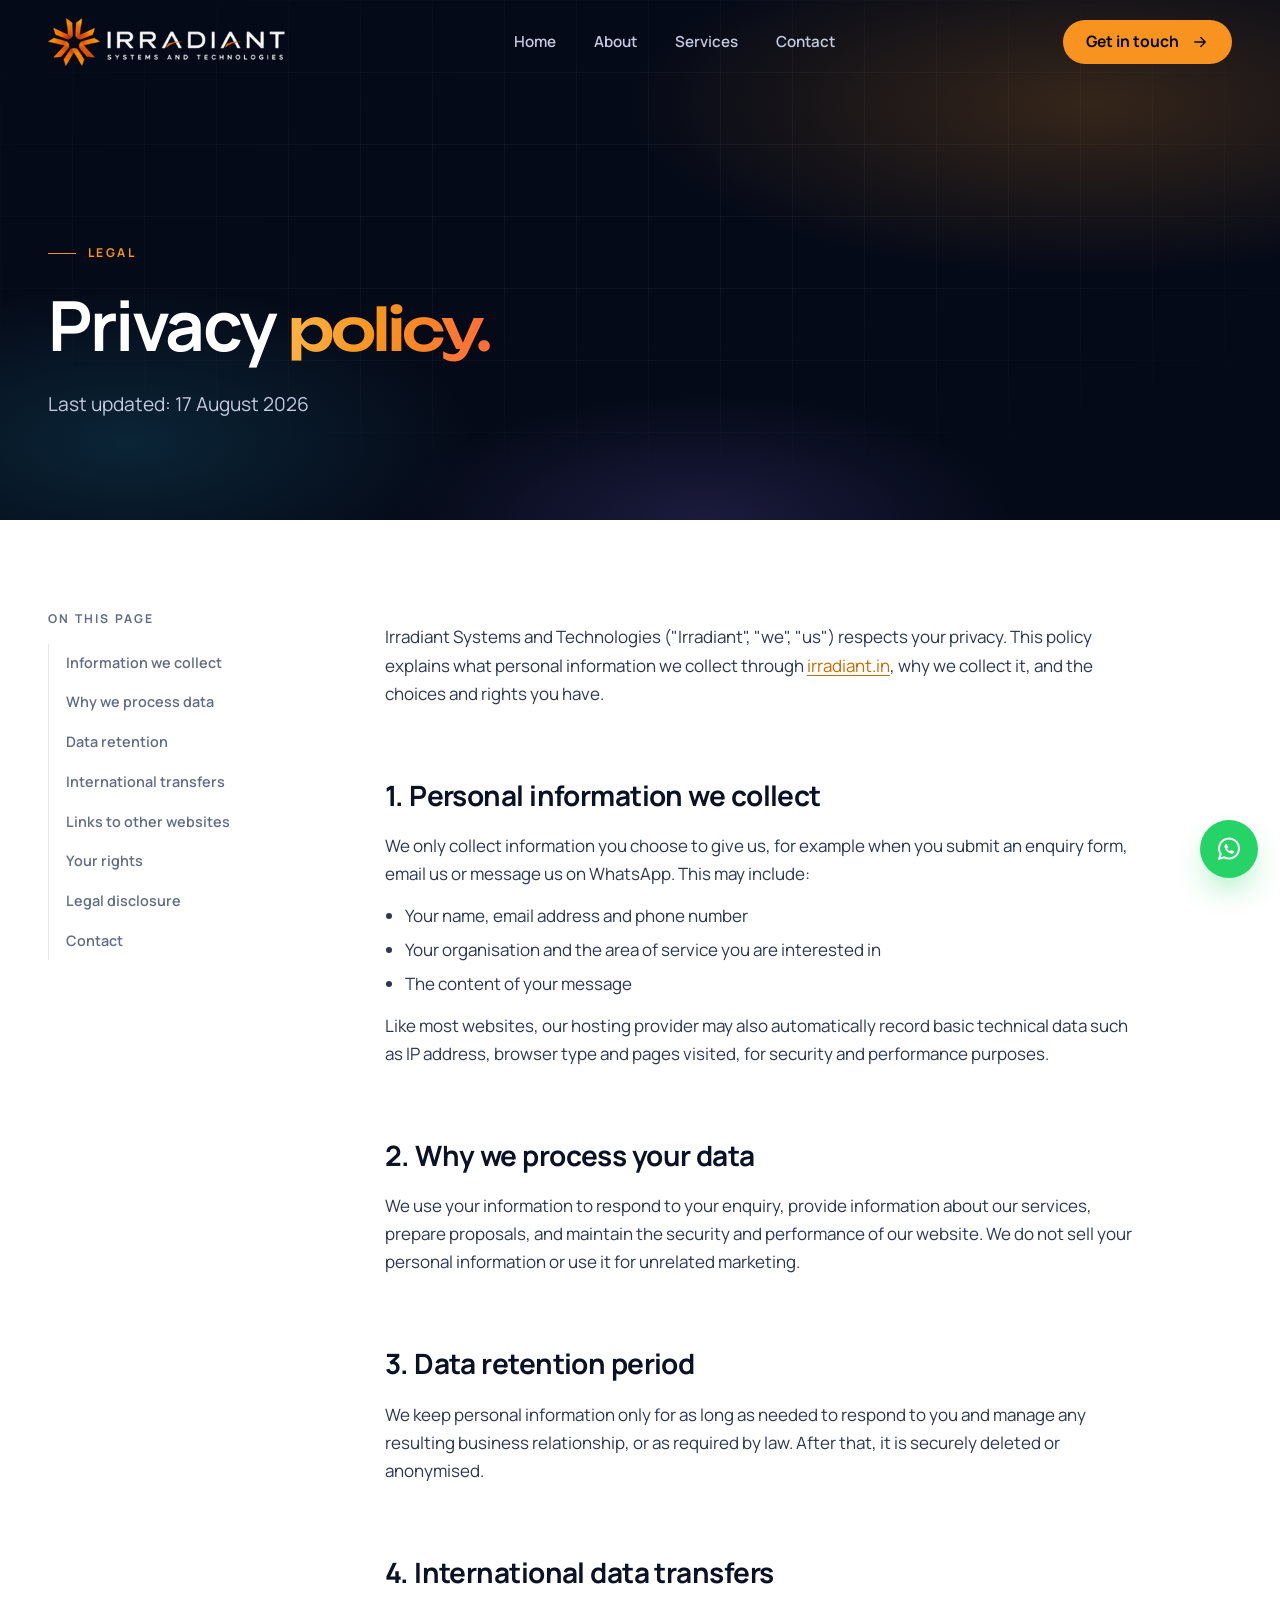
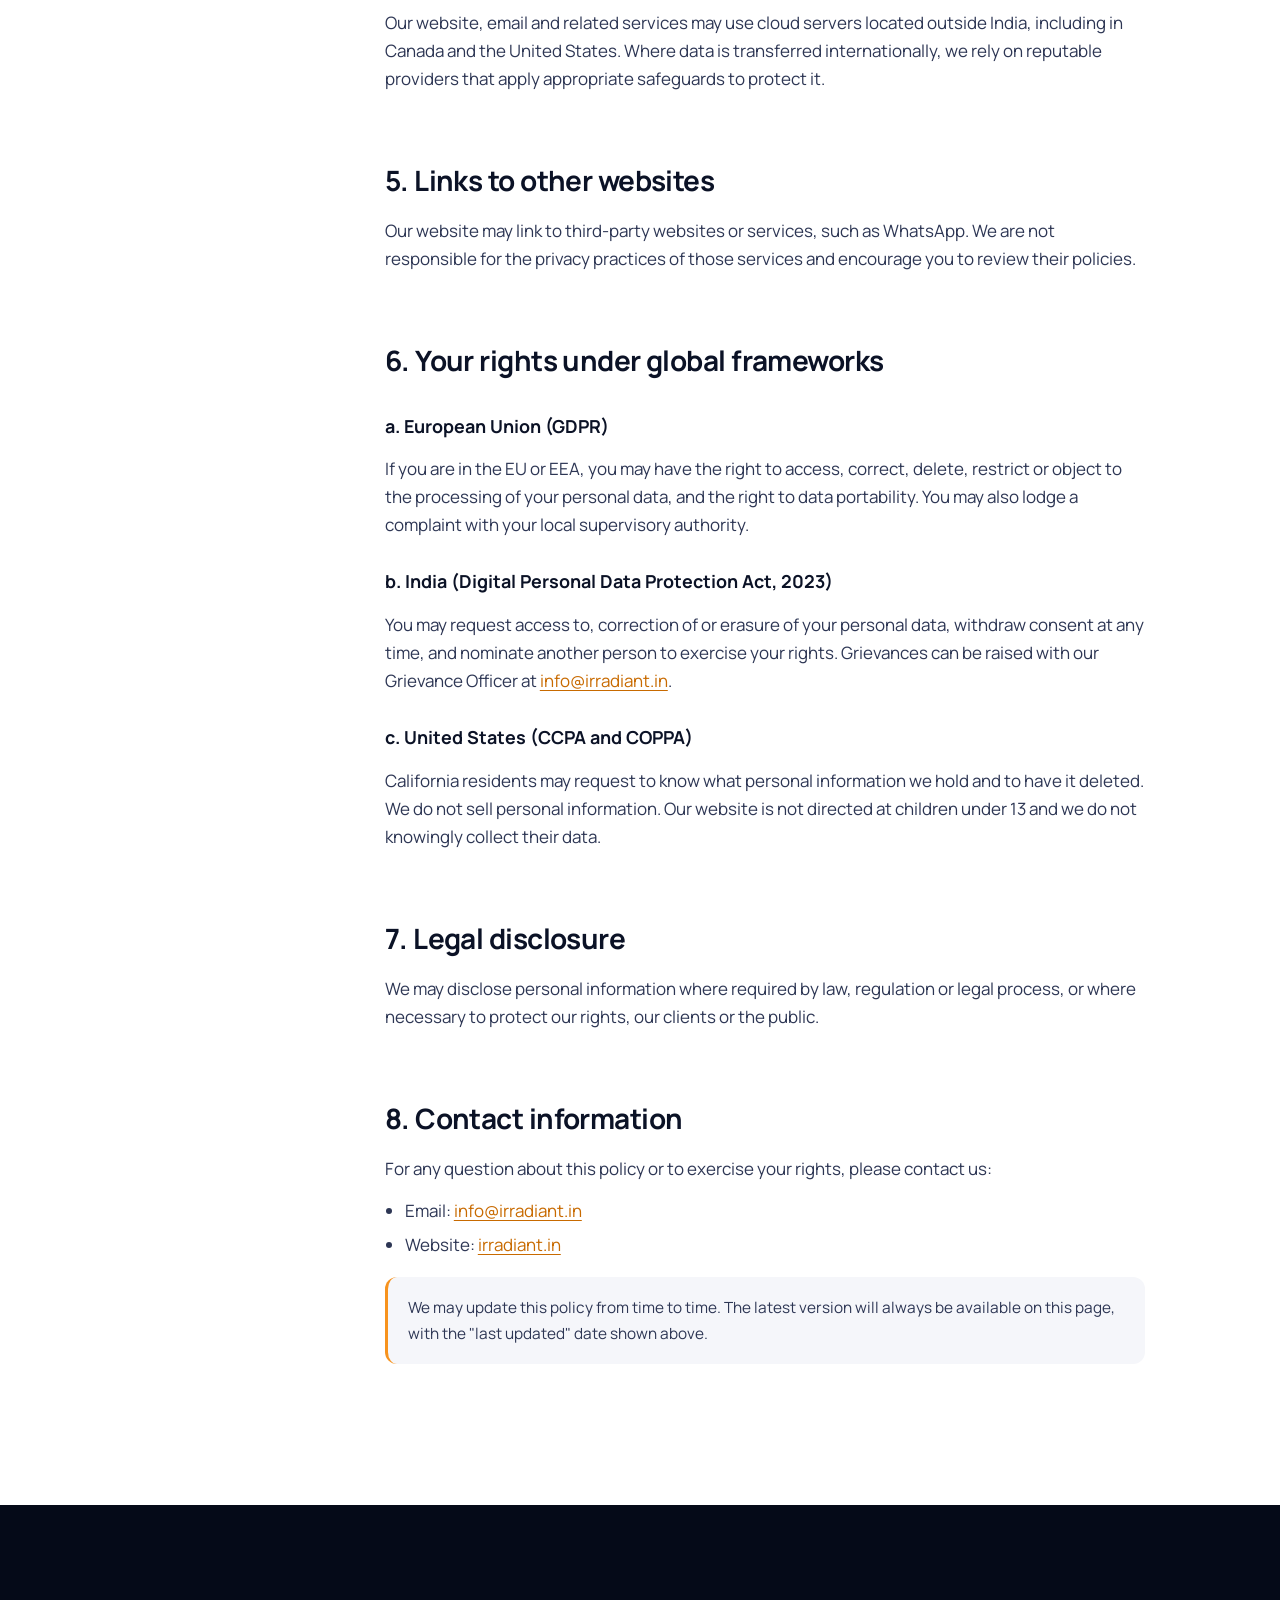
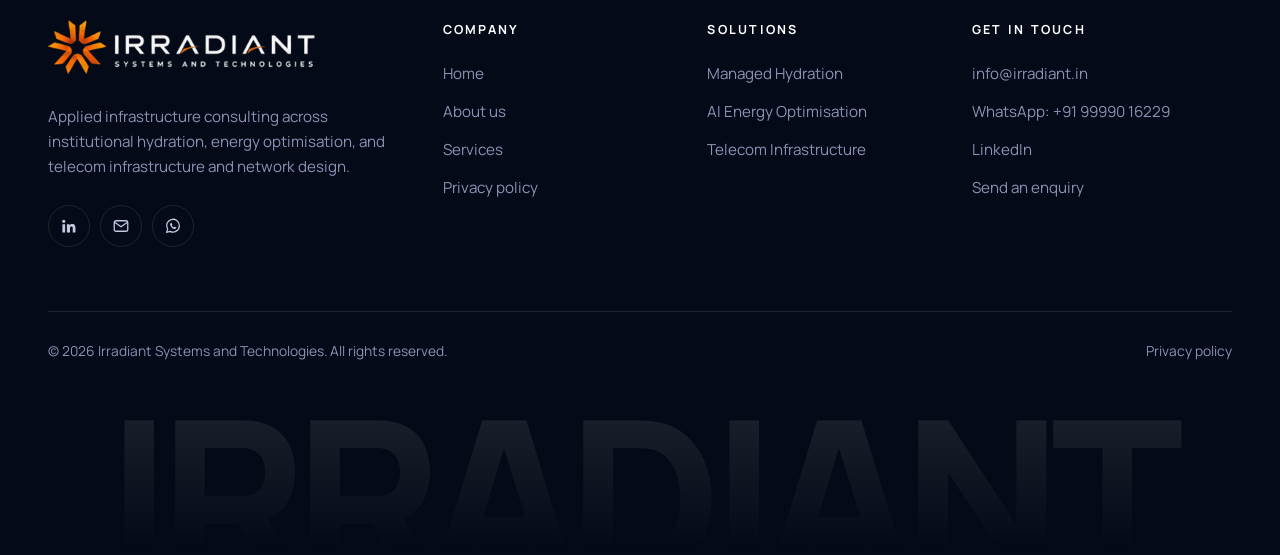
<file: privacy.html>
<!doctype html>
<html lang="en-IN">
<head>
  <meta charset="utf-8">
  <meta name="viewport" content="width=device-width, initial-scale=1">
  <title>Privacy Policy | Irradiant Systems and Technologies</title>
  <meta name="description" content="How Irradiant Systems and Technologies collects, uses and protects personal information submitted through irradiant.in.">
  <link rel="canonical" href="https://irradiant.in/privacy.html">
  <meta name="theme-color" content="#050a18">
  <meta name="color-scheme" content="only light">
  <meta property="og:type" content="website">
  <meta property="og:title" content="Privacy Policy | Irradiant Systems and Technologies">
  <meta property="og:description" content="How Irradiant Systems and Technologies collects, uses and protects personal information submitted through irradiant.in.">
  <meta property="og:url" content="https://irradiant.in/privacy.html">
  <meta property="og:image" content="https://irradiant.in/assets/img/og-image.jpg">
  <link rel="icon" href="assets/img/favicon.svg" type="image/svg+xml">
  <link rel="preconnect" href="https://fonts.googleapis.com">
  <link rel="preconnect" href="https://fonts.gstatic.com" crossorigin>
  <link href="https://fonts.googleapis.com/css2?family=Unbounded:wght@400;500&family=Manrope:wght@400;500;600;700;800&display=swap" rel="stylesheet">
  <link rel="stylesheet" href="css/styles.css">
  <script>document.documentElement.classList.add("js");</script>
</head>
<body>
  <svg width="0" height="0" style="position:absolute" aria-hidden="true" focusable="false">
    <defs>
      <linearGradient id="mk-l" gradientUnits="userSpaceOnUse" x1="50" y1="58" x2="36" y2="93"><stop offset="0" stop-color="#d9580b"/><stop offset=".45" stop-color="#f68a17"/><stop offset="1" stop-color="#ffb02e"/></linearGradient>
      <linearGradient id="mk-r" gradientUnits="userSpaceOnUse" x1="50" y1="58" x2="64" y2="93"><stop offset="0" stop-color="#e66a0e"/><stop offset=".5" stop-color="#f58714"/><stop offset="1" stop-color="#f7a01f"/></linearGradient>
    </defs>
    <!-- Irradiant starburst: five ribbon chevrons around a pentagonal core -->
    <symbol id="mark" viewBox="0 0 100 100">
      <g id="mk-chev"><polygon fill="url(#mk-l)" points="50,62.2 50,66.5 35.02,89.56 25.48,89.56 42.73,63"/><polygon fill="url(#mk-r)" points="50,62.2 50,66.5 64.98,89.56 74.52,89.56 57.27,63"/></g>
      <use href="#mk-chev" transform="rotate(72 50 50)"/><use href="#mk-chev" transform="rotate(144 50 50)"/>
      <use href="#mk-chev" transform="rotate(216 50 50)"/><use href="#mk-chev" transform="rotate(288 50 50)"/>
    </symbol>
    <symbol id="i-linkedin" viewBox="0 0 24 24"><path fill="currentColor" d="M5 3.5a2.2 2.2 0 1 1 0 4.4 2.2 2.2 0 0 1 0-4.4ZM3.2 9.6h3.6v10.9H3.2V9.6Zm6 0h3.5v1.5h.05c.5-.9 1.7-1.85 3.45-1.85 3.7 0 4.4 2.4 4.4 5.6v5.65h-3.6v-5c0-1.2-.02-2.75-1.7-2.75-1.7 0-1.95 1.3-1.95 2.65v5.1H9.2V9.6Z"/></symbol>
    <symbol id="i-arrow" viewBox="0 0 24 24"><path d="M5 12h14M13 6l6 6-6 6" fill="none" stroke="currentColor" stroke-width="1.8" stroke-linecap="round" stroke-linejoin="round"/></symbol>
    <symbol id="i-water" viewBox="0 0 24 24"><g fill="none" stroke="currentColor" stroke-width="1.7" stroke-linecap="round" stroke-linejoin="round"><path d="M12 3s6.5 6.6 6.5 11.2a6.5 6.5 0 0 1-13 0C5.5 9.6 12 3 12 3Z"/><path d="M9 14.5a3 3 0 0 0 3 3"/></g></symbol>
    <symbol id="i-energy" viewBox="0 0 24 24"><path d="M13.5 2.5 5 13.5h6.2l-1 8 8.8-11.2h-6.3l.8-7.8Z" fill="none" stroke="currentColor" stroke-width="1.7" stroke-linejoin="round"/></symbol>
    <symbol id="i-telecom" viewBox="0 0 24 24"><g fill="none" stroke="currentColor" stroke-width="1.7" stroke-linecap="round" stroke-linejoin="round"><circle cx="12" cy="10" r="1.6"/><path d="M12 11.6V21M8.5 21h7M8.6 6.6a4.8 4.8 0 0 0 0 6.8M15.4 6.6a4.8 4.8 0 0 1 0 6.8M5.7 3.7a8.9 8.9 0 0 0 0 12.6M18.3 3.7a8.9 8.9 0 0 1 0 12.6"/></g></symbol>
    <symbol id="i-mail" viewBox="0 0 24 24"><g fill="none" stroke="currentColor" stroke-width="1.7" stroke-linecap="round" stroke-linejoin="round"><rect x="3" y="5" width="18" height="14" rx="2.5"/><path d="m3.5 7 8.5 6 8.5-6"/></g></symbol>
    <symbol id="i-whatsapp" viewBox="0 0 24 24"><path d="M20.5 11.6a8.5 8.5 0 0 1-12.5 7.5L3.5 20.5l1.4-4.3a8.5 8.5 0 1 1 15.6-4.6Z" fill="none" stroke="currentColor" stroke-width="1.7" stroke-linejoin="round"/><path d="M9.2 7.9c.3-.2.7-.2.9.1l1 1.9c.1.3 0 .6-.2.8l-.6.6c.5 1.1 1.4 2 2.5 2.5l.6-.6c.2-.2.5-.3.8-.2l1.9 1c.3.2.4.6.1.9-.6.9-1.6 1.3-2.6 1-2.6-.8-4.6-2.8-5.4-5.4-.3-1 .1-2 1-2.6Z" fill="currentColor"/></symbol>
  </svg>

  <a class="skip-link" href="#main">Skip to content</a>

  <header class="site-header" data-header>
    <div class="container nav">
      <a class="brand" href="index.html">
        <img class="brand-logo" src="assets/img/logo.png" alt="Irradiant Systems and Technologies, home" width="732" height="148">
      </a>
      <nav class="nav-links" id="site-nav" aria-label="Main">
        <a href="index.html">Home</a>
        <a href="about.html">About</a>
        <a href="services.html">Services</a>
        <a href="index.html#contact">Contact</a>
        <a class="btn nav-mobile-cta" href="index.html#contact">Get in touch</a>
      </nav>
      <a class="btn nav-cta" href="index.html#contact">Get in touch <svg aria-hidden="true"><use href="#i-arrow"/></svg></a>
      <button class="nav-toggle" type="button" aria-label="Open menu" aria-expanded="false" aria-controls="site-nav"><span></span><span></span></button>
    </div>
  </header>

  <main id="main">
    <section class="page-hero" aria-labelledby="page-title" style="padding-bottom:clamp(64px,8vw,100px)">
      <div class="page-hero-glow"></div>
      <div class="grid-lines"></div>
      <div class="container">
        <span class="eyebrow reveal">Legal</span>
        <h1 id="page-title" class="h1 reveal" style="--d:.08s">Privacy <span class="serif grad-text">policy.</span></h1>
        <p class="lead reveal" style="--d:.16s">Last updated: 17 August 2026</p>
      </div>
    </section>

    <section class="section" style="padding-top:clamp(56px,7vw,96px)">
      <div class="container legal">
        <aside class="legal-toc" aria-label="On this page">
          <p>On this page</p>
          <ol>
            <li><a href="#collect">Information we collect</a></li>
            <li><a href="#purpose">Why we process data</a></li>
            <li><a href="#retention">Data retention</a></li>
            <li><a href="#transfers">International transfers</a></li>
            <li><a href="#links">Links to other websites</a></li>
            <li><a href="#rights">Your rights</a></li>
            <li><a href="#disclosure">Legal disclosure</a></li>
            <li><a href="#contact-info">Contact</a></li>
          </ol>
        </aside>

        <div class="prose">
          <p>Irradiant Systems and Technologies ("Irradiant", "we", "us") respects your privacy. This policy explains what personal information we collect through <a href="https://irradiant.in">irradiant.in</a>, why we collect it, and the choices and rights you have.</p>

          <h2 id="collect">1. Personal information we collect</h2>
          <p>We only collect information you choose to give us, for example when you submit an enquiry form, email us or message us on WhatsApp. This may include:</p>
          <ul>
            <li>Your name, email address and phone number</li>
            <li>Your organisation and the area of service you are interested in</li>
            <li>The content of your message</li>
          </ul>
          <p>Like most websites, our hosting provider may also automatically record basic technical data such as IP address, browser type and pages visited, for security and performance purposes.</p>

          <h2 id="purpose">2. Why we process your data</h2>
          <p>We use your information to respond to your enquiry, provide information about our services, prepare proposals, and maintain the security and performance of our website. We do not sell your personal information or use it for unrelated marketing.</p>

          <h2 id="retention">3. Data retention period</h2>
          <p>We keep personal information only for as long as needed to respond to you and manage any resulting business relationship, or as required by law. After that, it is securely deleted or anonymised.</p>

          <h2 id="transfers">4. International data transfers</h2>
          <p>Our website, email and related services may use cloud servers located outside India, including in Canada and the United States. Where data is transferred internationally, we rely on reputable providers that apply appropriate safeguards to protect it.</p>

          <h2 id="links">5. Links to other websites</h2>
          <p>Our website may link to third-party websites or services, such as WhatsApp. We are not responsible for the privacy practices of those services and encourage you to review their policies.</p>

          <h2 id="rights">6. Your rights under global frameworks</h2>
          <h3>a. European Union (GDPR)</h3>
          <p>If you are in the EU or EEA, you may have the right to access, correct, delete, restrict or object to the processing of your personal data, and the right to data portability. You may also lodge a complaint with your local supervisory authority.</p>
          <h3>b. India (Digital Personal Data Protection Act, 2023)</h3>
          <p>You may request access to, correction of or erasure of your personal data, withdraw consent at any time, and nominate another person to exercise your rights. Grievances can be raised with our Grievance Officer at <a href="mailto:info@irradiant.in">info@irradiant.in</a>.</p>
          <h3>c. United States (CCPA and COPPA)</h3>
          <p>California residents may request to know what personal information we hold and to have it deleted. We do not sell personal information. Our website is not directed at children under 13 and we do not knowingly collect their data.</p>

          <h2 id="disclosure">7. Legal disclosure</h2>
          <p>We may disclose personal information where required by law, regulation or legal process, or where necessary to protect our rights, our clients or the public.</p>

          <h2 id="contact-info">8. Contact information</h2>
          <p>For any question about this policy or to exercise your rights, please contact us:</p>
          <ul>
            <li>Email: <a href="mailto:info@irradiant.in">info@irradiant.in</a></li>
            <li>Website: <a href="https://irradiant.in">irradiant.in</a></li>
          </ul>
          <p class="note">We may update this policy from time to time. The latest version will always be available on this page, with the "last updated" date shown above.</p>
        </div>
      </div>
    </section>
  </main>

  <!-- ============ FOOTER ============ -->
  <footer class="site-footer">
    <div class="container">
      <div class="footer-top">
        <div class="footer-brand">
          <a class="brand" href="index.html">
            <img class="brand-logo brand-logo--lg" src="assets/img/logo.png" alt="Irradiant Systems and Technologies, home" width="732" height="148" loading="lazy">
          </a>
          <p>Applied infrastructure consulting across institutional hydration, energy optimisation, and telecom infrastructure and network design.</p>
          <div class="socials">
            <a href="https://www.linkedin.com/company/irradiant-systems-and-technologies/" target="_blank" rel="noopener" aria-label="Irradiant on LinkedIn"><svg aria-hidden="true"><use href="#i-linkedin"/></svg></a>
            <a href="mailto:info@irradiant.in" aria-label="Email Irradiant"><svg aria-hidden="true"><use href="#i-mail"/></svg></a>
            <a href="https://wa.me/919999016229" target="_blank" rel="noopener" aria-label="Chat with Irradiant on WhatsApp"><svg aria-hidden="true"><use href="#i-whatsapp"/></svg></a>
          </div>
        </div>
        <div class="footer-col">
          <h4>Company</h4>
          <ul>
            <li><a href="index.html">Home</a></li>
            <li><a href="about.html">About us</a></li>
            <li><a href="services.html">Services</a></li>
            <li><a href="privacy.html">Privacy policy</a></li>
          </ul>
        </div>
        <div class="footer-col">
          <h4>Solutions</h4>
          <ul>
            <li><a href="services.html#water">Managed Hydration</a></li>
            <li><a href="services.html#energy">AI Energy Optimisation</a></li>
            <li><a href="services.html#telecom">Telecom Infrastructure</a></li>
          </ul>
        </div>
        <div class="footer-col">
          <h4>Get in touch</h4>
          <ul>
            <li><a href="mailto:info@irradiant.in">info@irradiant.in</a></li>
            <li><a href="https://wa.me/919999016229" target="_blank" rel="noopener">WhatsApp: +91 99990 16229</a></li>
            <li><a href="https://www.linkedin.com/company/irradiant-systems-and-technologies/" target="_blank" rel="noopener">LinkedIn</a></li>
            <li><a href="index.html#contact">Send an enquiry</a></li>
          </ul>
        </div>
      </div>
      <div class="footer-bottom">
        <span>© <span data-year>2026</span> Irradiant Systems and Technologies. All rights reserved.</span>
        <a href="privacy.html">Privacy policy</a>
      </div>
    </div>
    <div class="footer-word" aria-hidden="true">IRRADIANT</div>
  </footer>

  <a class="wa-float" href="https://wa.me/919999016229?text=Hi%2C%20I%27d%20like%20to%20know%20more%20about%20Irradiant%20products%20and%20services" target="_blank" rel="noopener" aria-label="Chat with us on WhatsApp">
    <svg aria-hidden="true"><use href="#i-whatsapp"/></svg>
  </a>

  <script src="js/main.js" defer></script>
</body>
</html>
</file>
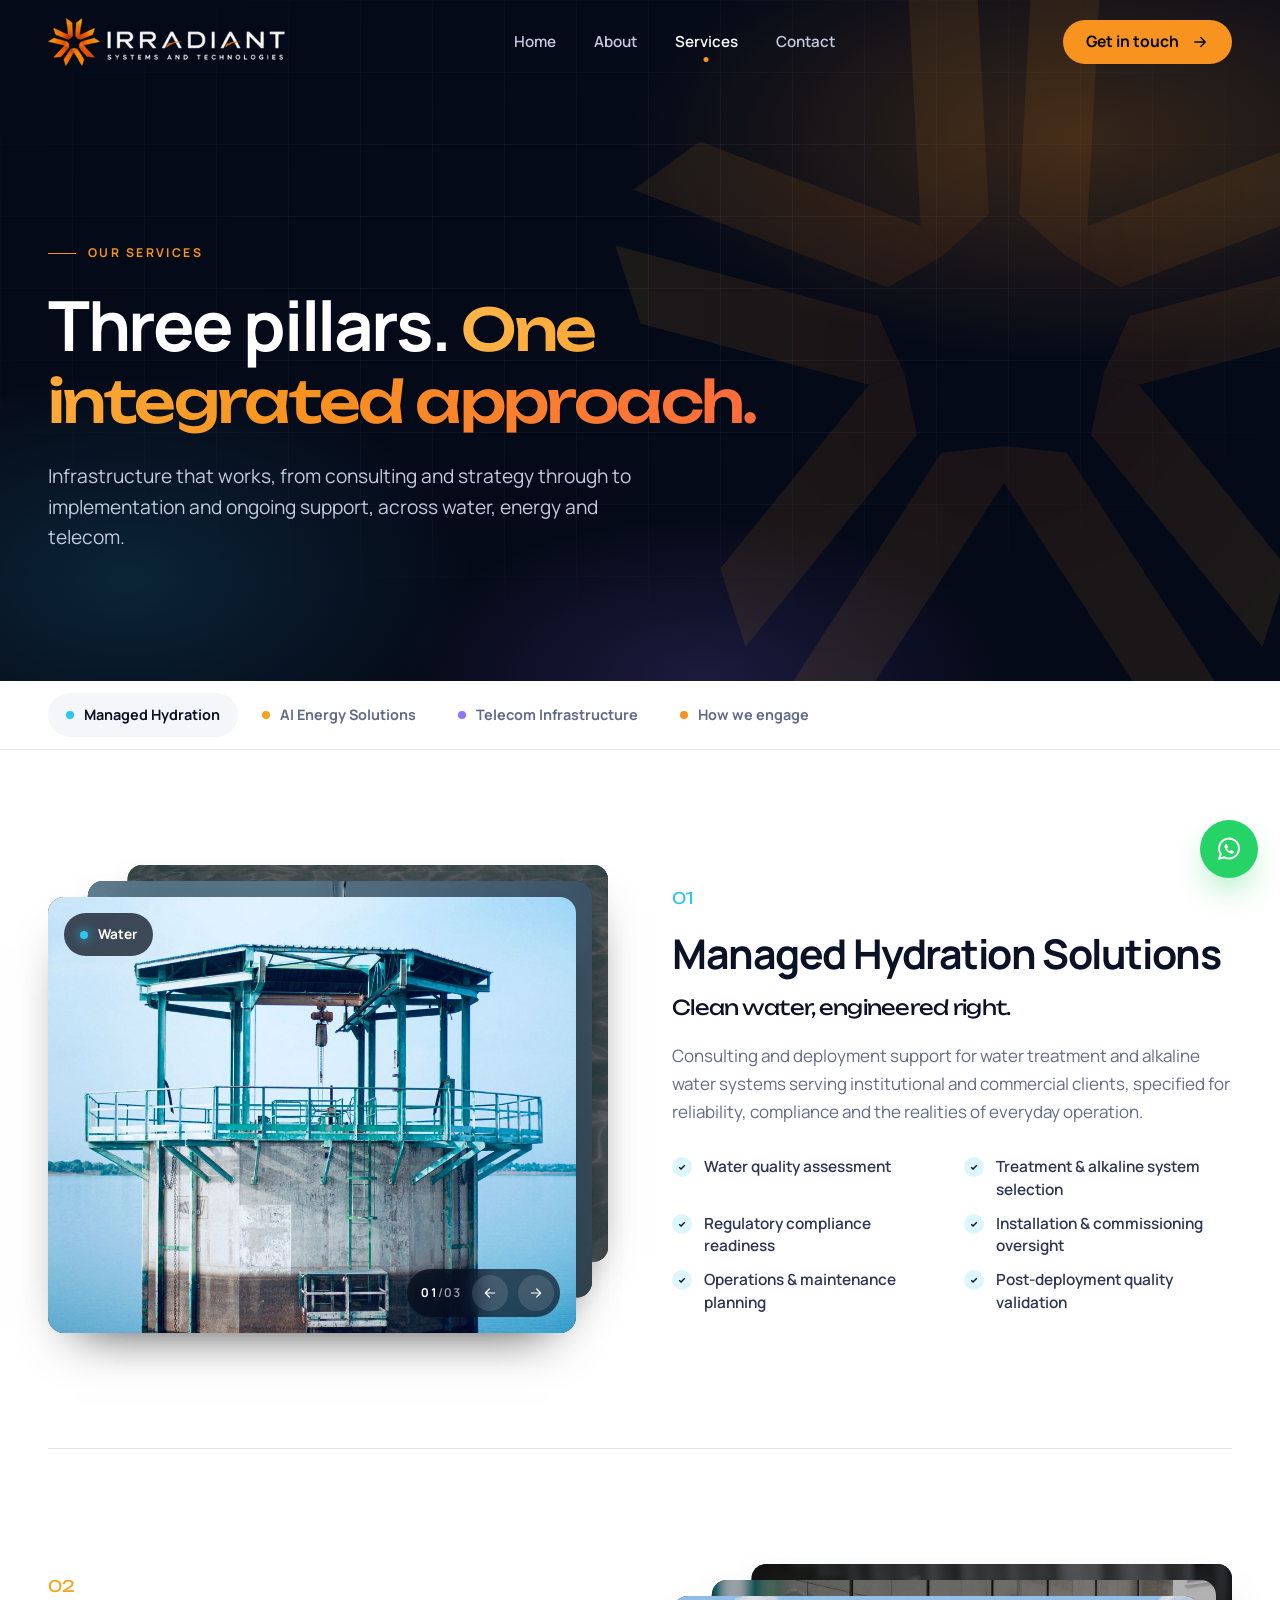
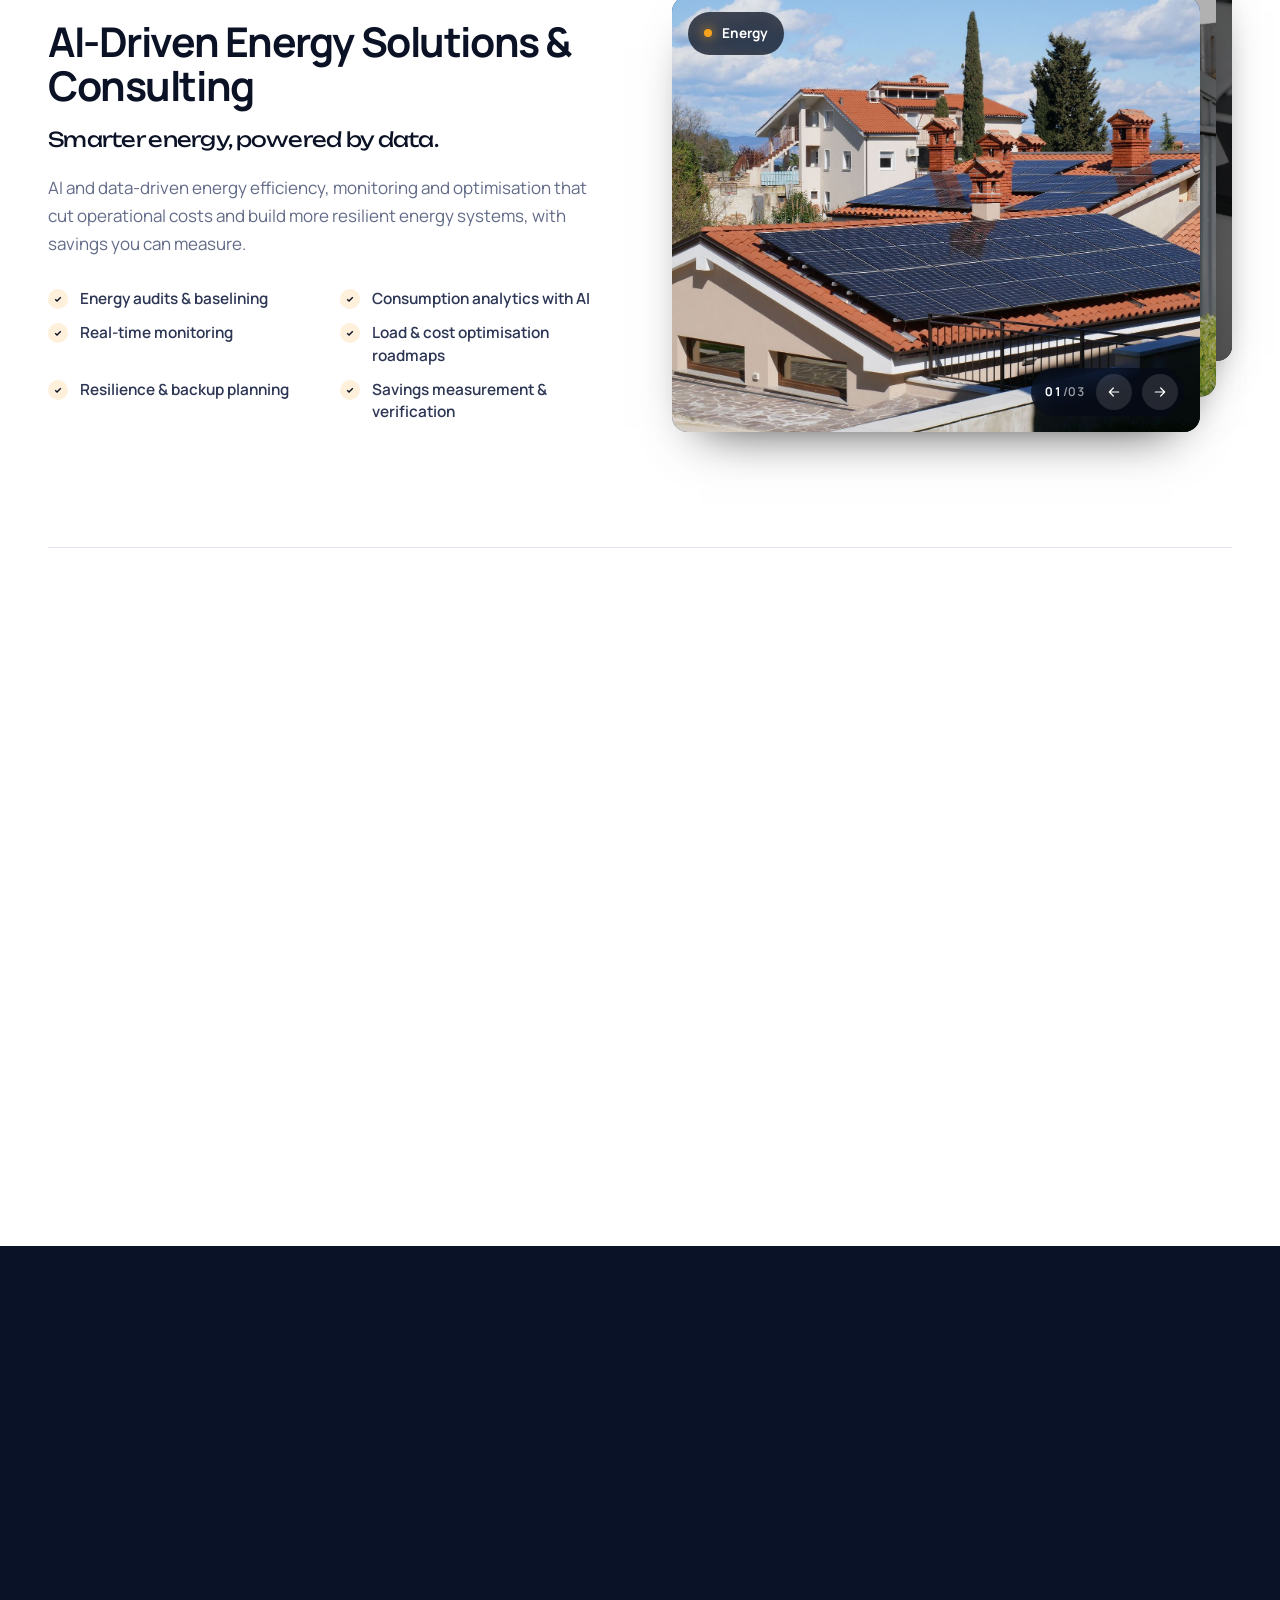
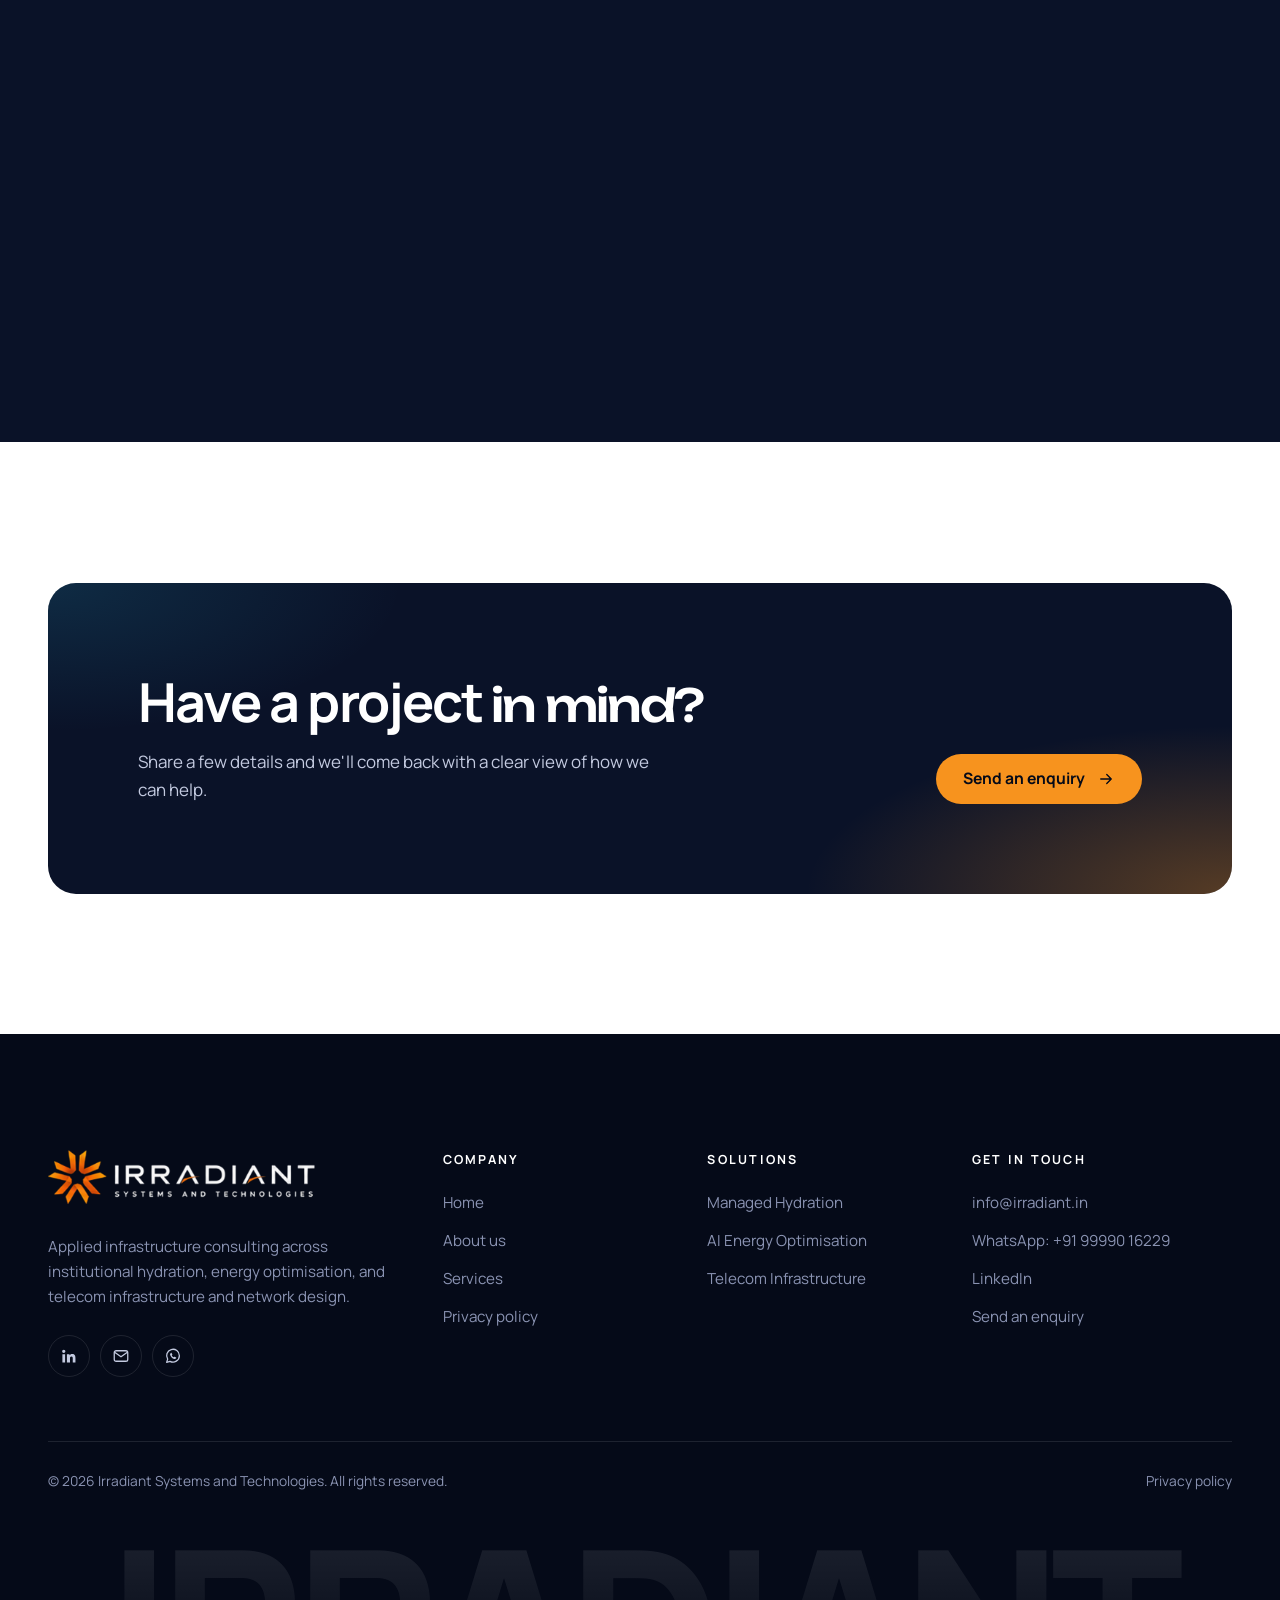
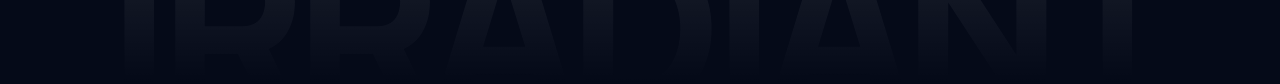
<file: services.html>
<!doctype html>
<html lang="en-IN">
<head>
  <meta charset="utf-8">
  <meta name="viewport" content="width=device-width, initial-scale=1">
  <title>Services | Water, Energy &amp; Telecom Solutions | Irradiant</title>
  <meta name="description" content="Managed hydration, AI-driven energy optimisation and telecom infrastructure design: three pillars, one integrated approach to infrastructure that works.">
  <link rel="canonical" href="https://irradiant.in/services.html">
  <meta name="theme-color" content="#050a18">
  <meta name="color-scheme" content="only light">
  <meta property="og:type" content="website">
  <meta property="og:title" content="Services | Water, Energy &amp; Telecom Solutions | Irradiant">
  <meta property="og:description" content="Managed hydration, AI-driven energy optimisation and telecom infrastructure design: three pillars, one integrated approach to infrastructure that works.">
  <meta property="og:url" content="https://irradiant.in/services.html">
  <meta property="og:image" content="https://irradiant.in/assets/img/og-image.jpg">
  <link rel="icon" href="assets/img/favicon.svg" type="image/svg+xml">
  <link rel="preconnect" href="https://fonts.googleapis.com">
  <link rel="preconnect" href="https://fonts.gstatic.com" crossorigin>
  <link href="https://fonts.googleapis.com/css2?family=Unbounded:wght@400;500&family=Manrope:wght@400;500;600;700;800&display=swap" rel="stylesheet">
  <link rel="stylesheet" href="css/styles.css">
  <script>document.documentElement.classList.add("js");</script>
</head>
<body>
  <svg width="0" height="0" style="position:absolute" aria-hidden="true" focusable="false">
    <defs>
      <linearGradient id="mk-l" gradientUnits="userSpaceOnUse" x1="50" y1="58" x2="36" y2="93"><stop offset="0" stop-color="#d9580b"/><stop offset=".45" stop-color="#f68a17"/><stop offset="1" stop-color="#ffb02e"/></linearGradient>
      <linearGradient id="mk-r" gradientUnits="userSpaceOnUse" x1="50" y1="58" x2="64" y2="93"><stop offset="0" stop-color="#e66a0e"/><stop offset=".5" stop-color="#f58714"/><stop offset="1" stop-color="#f7a01f"/></linearGradient>
    </defs>
    <!-- Irradiant starburst: five ribbon chevrons around a pentagonal core -->
    <symbol id="mark" viewBox="0 0 100 100">
      <g id="mk-chev"><polygon fill="url(#mk-l)" points="50,62.2 50,66.5 35.02,89.56 25.48,89.56 42.73,63"/><polygon fill="url(#mk-r)" points="50,62.2 50,66.5 64.98,89.56 74.52,89.56 57.27,63"/></g>
      <use href="#mk-chev" transform="rotate(72 50 50)"/><use href="#mk-chev" transform="rotate(144 50 50)"/>
      <use href="#mk-chev" transform="rotate(216 50 50)"/><use href="#mk-chev" transform="rotate(288 50 50)"/>
    </symbol>
    <symbol id="i-linkedin" viewBox="0 0 24 24"><path fill="currentColor" d="M5 3.5a2.2 2.2 0 1 1 0 4.4 2.2 2.2 0 0 1 0-4.4ZM3.2 9.6h3.6v10.9H3.2V9.6Zm6 0h3.5v1.5h.05c.5-.9 1.7-1.85 3.45-1.85 3.7 0 4.4 2.4 4.4 5.6v5.65h-3.6v-5c0-1.2-.02-2.75-1.7-2.75-1.7 0-1.95 1.3-1.95 2.65v5.1H9.2V9.6Z"/></symbol>
    <symbol id="i-arrow" viewBox="0 0 24 24"><path d="M5 12h14M13 6l6 6-6 6" fill="none" stroke="currentColor" stroke-width="1.8" stroke-linecap="round" stroke-linejoin="round"/></symbol>
    <symbol id="i-water" viewBox="0 0 24 24"><g fill="none" stroke="currentColor" stroke-width="1.7" stroke-linecap="round" stroke-linejoin="round"><path d="M12 3s6.5 6.6 6.5 11.2a6.5 6.5 0 0 1-13 0C5.5 9.6 12 3 12 3Z"/><path d="M9 14.5a3 3 0 0 0 3 3"/></g></symbol>
    <symbol id="i-energy" viewBox="0 0 24 24"><path d="M13.5 2.5 5 13.5h6.2l-1 8 8.8-11.2h-6.3l.8-7.8Z" fill="none" stroke="currentColor" stroke-width="1.7" stroke-linejoin="round"/></symbol>
    <symbol id="i-telecom" viewBox="0 0 24 24"><g fill="none" stroke="currentColor" stroke-width="1.7" stroke-linecap="round" stroke-linejoin="round"><circle cx="12" cy="10" r="1.6"/><path d="M12 11.6V21M8.5 21h7M8.6 6.6a4.8 4.8 0 0 0 0 6.8M15.4 6.6a4.8 4.8 0 0 1 0 6.8M5.7 3.7a8.9 8.9 0 0 0 0 12.6M18.3 3.7a8.9 8.9 0 0 1 0 12.6"/></g></symbol>
    <symbol id="i-mail" viewBox="0 0 24 24"><g fill="none" stroke="currentColor" stroke-width="1.7" stroke-linecap="round" stroke-linejoin="round"><rect x="3" y="5" width="18" height="14" rx="2.5"/><path d="m3.5 7 8.5 6 8.5-6"/></g></symbol>
    <symbol id="i-whatsapp" viewBox="0 0 24 24"><path d="M20.5 11.6a8.5 8.5 0 0 1-12.5 7.5L3.5 20.5l1.4-4.3a8.5 8.5 0 1 1 15.6-4.6Z" fill="none" stroke="currentColor" stroke-width="1.7" stroke-linejoin="round"/><path d="M9.2 7.9c.3-.2.7-.2.9.1l1 1.9c.1.3 0 .6-.2.8l-.6.6c.5 1.1 1.4 2 2.5 2.5l.6-.6c.2-.2.5-.3.8-.2l1.9 1c.3.2.4.6.1.9-.6.9-1.6 1.3-2.6 1-2.6-.8-4.6-2.8-5.4-5.4-.3-1 .1-2 1-2.6Z" fill="currentColor"/></symbol>
  </svg>

  <a class="skip-link" href="#main">Skip to content</a>

  <header class="site-header" data-header>
    <div class="container nav">
      <a class="brand" href="index.html">
        <img class="brand-logo" src="assets/img/logo.png" alt="Irradiant Systems and Technologies, home" width="732" height="148">
      </a>
      <nav class="nav-links" id="site-nav" aria-label="Main">
        <a href="index.html">Home</a>
        <a href="about.html">About</a>
        <a href="services.html" aria-current="page">Services</a>
        <a href="index.html#contact">Contact</a>
        <a class="btn nav-mobile-cta" href="index.html#contact">Get in touch</a>
      </nav>
      <a class="btn nav-cta" href="index.html#contact">Get in touch <svg aria-hidden="true"><use href="#i-arrow"/></svg></a>
      <button class="nav-toggle" type="button" aria-label="Open menu" aria-expanded="false" aria-controls="site-nav"><span></span><span></span></button>
    </div>
  </header>

  <main id="main">
    <section class="page-hero" aria-labelledby="page-title">
      <div class="page-hero-glow"></div>
      <div class="grid-lines"></div>
      <svg class="sunburst-bg" aria-hidden="true"><use href="#mark"/></svg>
      <div class="container">
        <span class="eyebrow reveal">Our services</span>
        <h1 id="page-title" class="h1 reveal" style="--d:.08s">Three pillars. <span class="serif grad-text">One integrated approach.</span></h1>
        <p class="lead reveal" style="--d:.16s">Infrastructure that works, from consulting and strategy through to implementation and ongoing support, across water, energy and telecom.</p>
      </div>
    </section>

    <nav class="service-nav" aria-label="Services">
      <div class="container">
        <ul>
          <li><a href="#water" style="--accent:var(--water)"><i></i>Managed Hydration</a></li>
          <li><a href="#energy" style="--accent:var(--energy)"><i></i>AI Energy Solutions</a></li>
          <li><a href="#telecom" style="--accent:var(--telecom)"><i></i>Telecom Infrastructure</a></li>
          <li><a href="#engagement" style="--accent:var(--orange)"><i></i>How we engage</a></li>
        </ul>
      </div>
    </nav>

    <section class="container" aria-label="Service details">
      <article class="service" id="water">
        <div class="service-media reveal">
          <div class="stack stack--lg" data-stack>
            <figure class="stack-item"><img src="assets/img/photos/water3.jpg" alt="Water intake tower standing in a calm reservoir" width="991" height="1600" loading="lazy"></figure>
            <figure class="stack-item"><img src="assets/img/photos/water2.jpg" alt="Clean water being poured into a glass" width="1377" height="1600" loading="lazy"></figure>
            <figure class="stack-item"><img src="assets/img/photos/water1.jpg" alt="Sunlit, clear rippling water" width="1400" height="900" loading="lazy"></figure>
            <span class="badge"><i></i>Water</span>
            <div class="stack-ui">
              <span class="stack-count" aria-live="polite"><b>01</b>/03</span>
              <button class="stack-btn" type="button" data-stack-prev aria-label="Previous water photo"><svg aria-hidden="true" style="transform:scaleX(-1)"><use href="#i-arrow"/></svg></button>
              <button class="stack-btn" type="button" data-stack-next aria-label="Next water photo"><svg aria-hidden="true"><use href="#i-arrow"/></svg></button>
            </div>
          </div>
        </div>
        <div class="service-copy reveal" style="--d:.1s">
          <span class="service-num">01</span>
          <h2 class="h2">Managed Hydration Solutions</h2>
          <p class="tagline">Clean water, engineered right.</p>
          <p>Consulting and deployment support for water treatment and alkaline water systems serving institutional and commercial clients, specified for reliability, compliance and the realities of everyday operation.</p>
          <ul class="checklist">
            <li>Water quality assessment</li>
            <li>Treatment &amp; alkaline system selection</li>
            <li>Regulatory compliance readiness</li>
            <li>Installation &amp; commissioning oversight</li>
            <li>Operations &amp; maintenance planning</li>
            <li>Post-deployment quality validation</li>
          </ul>
        </div>
      </article>

      <article class="service service--energy" id="energy">
        <div class="service-media reveal">
          <div class="stack stack--lg" data-stack>
            <figure class="stack-item"><img src="assets/img/photos/energy3.jpg" alt="Rooftop solar panels on a residential building" width="1600" height="1201" loading="lazy"></figure>
            <figure class="stack-item"><img src="assets/img/photos/energy1.jpg" alt="Electrical distribution and inverter cabinets on an exterior wall" width="1600" height="1067" loading="lazy"></figure>
            <figure class="stack-item"><img src="assets/img/photos/energy2.jpg" alt="Energy analytics dashboards on a workstation monitor" width="1600" height="1068" loading="lazy"></figure>
            <span class="badge"><i></i>Energy</span>
            <div class="stack-ui">
              <span class="stack-count" aria-live="polite"><b>01</b>/03</span>
              <button class="stack-btn" type="button" data-stack-prev aria-label="Previous energy photo"><svg aria-hidden="true" style="transform:scaleX(-1)"><use href="#i-arrow"/></svg></button>
              <button class="stack-btn" type="button" data-stack-next aria-label="Next energy photo"><svg aria-hidden="true"><use href="#i-arrow"/></svg></button>
            </div>
          </div>
        </div>
        <div class="service-copy reveal" style="--d:.1s">
          <span class="service-num">02</span>
          <h2 class="h2">AI-Driven Energy Solutions &amp; Consulting</h2>
          <p class="tagline">Smarter energy, powered by data.</p>
          <p>AI and data-driven energy efficiency, monitoring and optimisation that cut operational costs and build more resilient energy systems, with savings you can measure.</p>
          <ul class="checklist">
            <li>Energy audits &amp; baselining</li>
            <li>Consumption analytics with AI</li>
            <li>Real-time monitoring</li>
            <li>Load &amp; cost optimisation roadmaps</li>
            <li>Resilience &amp; backup planning</li>
            <li>Savings measurement &amp; verification</li>
          </ul>
        </div>
      </article>

      <article class="service service--telecom" id="telecom">
        <div class="service-media reveal">
          <div class="stack stack--lg" data-stack>
            <figure class="stack-item"><img src="assets/img/photos/telecom1.jpg" alt="Telecom tower with antenna arrays against the sky" width="1067" height="1600" loading="lazy"></figure>
            <figure class="stack-item"><img src="assets/img/photos/telecom3.jpg" alt="Rooftop cellular antennas and radio equipment" width="900" height="1600" loading="lazy"></figure>
            <figure class="stack-item"><img src="assets/img/photos/telecom2.jpg" alt="Illuminated 5G sign beneath a lattice ceiling" width="1600" height="1067" loading="lazy"></figure>
            <span class="badge"><i></i>Telecom</span>
            <div class="stack-ui">
              <span class="stack-count" aria-live="polite"><b>01</b>/03</span>
              <button class="stack-btn" type="button" data-stack-prev aria-label="Previous telecom photo"><svg aria-hidden="true" style="transform:scaleX(-1)"><use href="#i-arrow"/></svg></button>
              <button class="stack-btn" type="button" data-stack-next aria-label="Next telecom photo"><svg aria-hidden="true"><use href="#i-arrow"/></svg></button>
            </div>
          </div>
        </div>
        <div class="service-copy reveal" style="--d:.1s">
          <span class="service-num">03</span>
          <h2 class="h2">Telecom Infrastructure: Design &amp; Solutions</h2>
          <p class="tagline">Connectivity, built to last.</p>
          <p>Planning, design and technical consulting for telecom projects, helping organisations build networks that are resilient today and ready to scale tomorrow.</p>
          <ul class="checklist">
            <li>Network planning &amp; capacity design</li>
            <li>Site survey &amp; infrastructure design</li>
            <li>Technology &amp; vendor evaluation</li>
            <li>Deployment supervision</li>
            <li>Acceptance testing</li>
            <li>Scalability &amp; upgrade roadmaps</li>
          </ul>
        </div>
      </article>
    </section>

    <section class="section section--dark" id="engagement" aria-labelledby="engage-title">
      <div class="container">
        <div class="section-head section-head--split">
          <div class="reveal">
            <span class="eyebrow">How we engage</span>
            <h2 id="engage-title" class="h2" style="margin-top:22px">With you at <span class="serif">every stage.</span></h2>
          </div>
          <p class="reveal" style="--d:.1s">Bring us in for a focused assessment or for the full lifecycle. Every engagement is built on the same four-step method: evaluate, blueprint, oversee and validate.</p>
        </div>
        <div class="engage-grid reveal">
          <div class="engage">
            <span class="num">01</span>
            <h3>Consulting &amp; strategy</h3>
            <p>Site metric evaluation, feasibility and technical blueprints that turn objectives into an actionable plan.</p>
          </div>
          <div class="engage">
            <span class="num">02</span>
            <h3>Implementation</h3>
            <p>Hands-on oversight of deployment so that what gets built matches what was designed.</p>
          </div>
          <div class="engage">
            <span class="num">03</span>
            <h3>Support</h3>
            <p>Performance validation and ongoing guidance to keep systems efficient and resilient.</p>
          </div>
        </div>
      </div>
    </section>

    <section class="section">
      <div class="container">
        <div class="cta-band reveal">
          <div>
            <h2 class="h2">Have a project <span class="serif">in mind?</span></h2>
            <p>Share a few details and we'll come back with a clear view of how we can help.</p>
          </div>
          <a class="btn" href="index.html#contact">Send an enquiry <svg aria-hidden="true"><use href="#i-arrow"/></svg></a>
        </div>
      </div>
    </section>
  </main>

  <!-- ============ FOOTER ============ -->
  <footer class="site-footer">
    <div class="container">
      <div class="footer-top">
        <div class="footer-brand">
          <a class="brand" href="index.html">
            <img class="brand-logo brand-logo--lg" src="assets/img/logo.png" alt="Irradiant Systems and Technologies, home" width="732" height="148" loading="lazy">
          </a>
          <p>Applied infrastructure consulting across institutional hydration, energy optimisation, and telecom infrastructure and network design.</p>
          <div class="socials">
            <a href="https://www.linkedin.com/company/irradiant-systems-and-technologies/" target="_blank" rel="noopener" aria-label="Irradiant on LinkedIn"><svg aria-hidden="true"><use href="#i-linkedin"/></svg></a>
            <a href="mailto:info@irradiant.in" aria-label="Email Irradiant"><svg aria-hidden="true"><use href="#i-mail"/></svg></a>
            <a href="https://wa.me/919999016229" target="_blank" rel="noopener" aria-label="Chat with Irradiant on WhatsApp"><svg aria-hidden="true"><use href="#i-whatsapp"/></svg></a>
          </div>
        </div>
        <div class="footer-col">
          <h4>Company</h4>
          <ul>
            <li><a href="index.html">Home</a></li>
            <li><a href="about.html">About us</a></li>
            <li><a href="services.html">Services</a></li>
            <li><a href="privacy.html">Privacy policy</a></li>
          </ul>
        </div>
        <div class="footer-col">
          <h4>Solutions</h4>
          <ul>
            <li><a href="services.html#water">Managed Hydration</a></li>
            <li><a href="services.html#energy">AI Energy Optimisation</a></li>
            <li><a href="services.html#telecom">Telecom Infrastructure</a></li>
          </ul>
        </div>
        <div class="footer-col">
          <h4>Get in touch</h4>
          <ul>
            <li><a href="mailto:info@irradiant.in">info@irradiant.in</a></li>
            <li><a href="https://wa.me/919999016229" target="_blank" rel="noopener">WhatsApp: +91 99990 16229</a></li>
            <li><a href="https://www.linkedin.com/company/irradiant-systems-and-technologies/" target="_blank" rel="noopener">LinkedIn</a></li>
            <li><a href="index.html#contact">Send an enquiry</a></li>
          </ul>
        </div>
      </div>
      <div class="footer-bottom">
        <span>© <span data-year>2026</span> Irradiant Systems and Technologies. All rights reserved.</span>
        <a href="privacy.html">Privacy policy</a>
      </div>
    </div>
    <div class="footer-word" aria-hidden="true">IRRADIANT</div>
  </footer>

  <a class="wa-float" href="https://wa.me/919999016229?text=Hi%2C%20I%27d%20like%20to%20know%20more%20about%20Irradiant%20products%20and%20services" target="_blank" rel="noopener" aria-label="Chat with us on WhatsApp">
    <svg aria-hidden="true"><use href="#i-whatsapp"/></svg>
  </a>

  <script src="js/main.js" defer></script>
</body>
</html>
</file>
<file: css/styles.css>
/* =========================================================
   Irradiant Systems and Technologies — main stylesheet
   ========================================================= */

:root {
  color-scheme: only light;
  /* Brand */
  --navy-950: #050a18;
  --navy-900: #0a1228;
  --navy-800: #101a36;
  --navy-700: #1a2650;
  --orange: #f7931e;
  --orange-2: #ffb547;

  /* Pillars */
  --water: #2cc6ee;
  --energy: #f7a21b;
  --telecom: #8f72ff;

  /* Neutrals */
  --ink: #0b1226;
  --text: #2d3654;
  --muted: #626b88;
  --line: #e2e5ee;
  --paper: #f5f6fa;
  --white: #ffffff;
  --on-dark: #c3cae0;
  --on-dark-muted: #8a93b2;
  --line-dark: rgba(255, 255, 255, 0.1);

  --font-sans: "Manrope", system-ui, -apple-system, "Segoe UI", Roboto, sans-serif;
  --font-accent: "Unbounded", "Manrope", system-ui, sans-serif;

  --container: 1240px;
  --gutter: clamp(20px, 4vw, 48px);
  --radius: 20px;
  --radius-sm: 12px;
  --ease: cubic-bezier(0.2, 0.7, 0.2, 1);
  --header-h: 84px;
}

/* ---------- Reset ---------- */
*, *::before, *::after { box-sizing: border-box; }
html { -webkit-text-size-adjust: 100%; scroll-behavior: smooth; scroll-padding-top: calc(var(--header-h) + 16px); }
body {
  margin: 0;
  font-family: var(--font-sans);
  font-size: 1.0625rem;
  line-height: 1.65;
  color: var(--text);
  background: var(--white);
  -webkit-font-smoothing: antialiased;
  text-rendering: optimizeLegibility;
  overflow-x: hidden;
}
img, svg, video, canvas { display: block; max-width: 100%; }
img { height: auto; }
a { color: inherit; text-decoration: none; }
button, input, textarea, select { font: inherit; color: inherit; }
h1, h2, h3, h4, h5, p, ul, ol, figure, blockquote { margin: 0; }
ul[role="list"], ol[role="list"] { list-style: none; padding: 0; }
:focus-visible { outline: 2px solid var(--orange); outline-offset: 3px; border-radius: 6px; }
::selection { background: var(--orange); color: var(--navy-950); }

.sr-only {
  position: absolute; width: 1px; height: 1px; padding: 0; margin: -1px;
  overflow: hidden; clip: rect(0, 0, 0, 0); white-space: nowrap; border: 0;
}
.skip-link {
  position: absolute; left: 16px; top: -60px; z-index: 200;
  background: var(--orange); color: var(--navy-950); padding: 10px 18px; border-radius: 999px; font-weight: 700;
  transition: top .2s;
}
.skip-link:focus { top: 16px; }

/* ---------- Layout ---------- */
.container { width: min(var(--container), 100% - 2 * var(--gutter)); margin-inline: auto; }
.section { padding-block: clamp(84px, 11vw, 150px); position: relative; }
.section--paper { background: var(--paper); }
.section--dark { background: var(--navy-900); color: var(--on-dark); }
.section--dark h2, .section--dark h3, .section--dark h4 { color: var(--white); }

.section-head { display: grid; gap: 22px; max-width: 780px; margin-bottom: clamp(48px, 6vw, 80px); }
.section-head--split {
  max-width: none; grid-template-columns: 1fr; align-items: end;
}
@media (min-width: 900px) {
  .section-head--split { grid-template-columns: 1.15fr 1fr; gap: 64px; }
}
.section-head p { color: var(--muted); font-size: 1.125rem; }
.section--dark .section-head p { color: var(--on-dark-muted); }

/* ---------- Typography ---------- */
.eyebrow {
  display: inline-flex; align-items: center; gap: 12px;
  font-size: .76rem; font-weight: 700; letter-spacing: .2em; text-transform: uppercase;
  color: var(--orange);
}
.eyebrow::before { content: ""; width: 28px; height: 1.5px; background: currentColor; }

.display, .h1, .h2, .h3 { color: var(--ink); font-weight: 700; letter-spacing: -0.035em; }
.display { font-size: clamp(2.7rem, 6.6vw, 6rem); line-height: 1; }
.h1 { font-size: clamp(2.5rem, 5.4vw, 4.75rem); line-height: 1.04; }
.h2 { font-size: clamp(2.05rem, 4.2vw, 3.6rem); line-height: 1.06; }
.h3 { font-size: clamp(1.35rem, 2vw, 1.7rem); line-height: 1.2; letter-spacing: -0.02em; }

.serif { font-family: var(--font-accent); font-weight: 500; font-style: normal; letter-spacing: -0.045em; font-size: .84em; }
@media (max-width: 520px) { .display .serif, .h1 .serif { font-size: .7em; } }
.grad-text {
  background: linear-gradient(100deg, var(--orange-2), var(--orange) 45%, #ff6a3d);
  -webkit-background-clip: text; background-clip: text; color: transparent;
  padding-right: .06em;
}
.lead { font-size: clamp(1.1rem, 1.5vw, 1.3rem); line-height: 1.6; color: var(--muted); }
.on-dark .lead, .section--dark .lead { color: var(--on-dark); }

/* ---------- Buttons ---------- */
.btn {
  --btn-bg: var(--orange); --btn-fg: var(--navy-950);
  display: inline-flex; align-items: center; justify-content: center; gap: 12px;
  padding: 15px 26px; border-radius: 999px; border: 1.5px solid transparent;
  background: var(--btn-bg); color: var(--btn-fg);
  font-weight: 700; font-size: .98rem; line-height: 1; white-space: nowrap; cursor: pointer;
  transition: transform .35s var(--ease), background-color .3s, color .3s, border-color .3s, box-shadow .35s;
}
.btn svg { width: 18px; height: 18px; transition: transform .35s var(--ease); }
.btn:hover { transform: translateY(-2px); box-shadow: 0 14px 34px -14px rgba(247, 147, 30, .7); }
.btn:hover svg { transform: translateX(4px); }
.btn--ghost { --btn-bg: transparent; --btn-fg: var(--white); border-color: rgba(255,255,255,.28); }
.btn--ghost:hover { background: rgba(255,255,255,.08); border-color: rgba(255,255,255,.6); box-shadow: none; }
.btn--dark { --btn-bg: var(--ink); --btn-fg: var(--white); }
.btn--dark:hover { box-shadow: 0 14px 34px -14px rgba(11,18,38,.6); }
.btn-row { display: flex; flex-wrap: wrap; gap: 14px; }

.link-arrow {
  display: inline-flex; align-items: center; gap: 10px; font-weight: 700; font-size: .95rem;
  color: inherit;
}
.link-arrow svg { width: 18px; height: 18px; transition: transform .35s var(--ease); }
.link-arrow:hover svg { transform: translateX(5px); }

/* ---------- Brand mark ---------- */
.brand { display: inline-flex; align-items: center; gap: 12px; color: var(--white); }
.brand-logo { height: 48px; width: auto; transition: height .4s var(--ease); }
.site-header.is-scrolled .brand-logo { height: 40px; }
@media (max-width: 900px) { .brand-logo { height: 40px; } }
.brand-logo--lg { height: 54px; }

/* ---------- Header ---------- */
.site-header {
  position: fixed; inset: 0 0 auto 0; z-index: 100; height: var(--header-h);
  display: flex; align-items: center;
  transition: height .4s var(--ease);
}
/* The frosted background lives on a pseudo-element: a backdrop-filter on the header itself
   would become the containing block for the fixed mobile menu and trap it inside the bar. */
.site-header::before {
  content: ""; position: absolute; inset: 0; z-index: -1; pointer-events: none;
  background: rgba(6, 11, 26, .78);
  -webkit-backdrop-filter: saturate(160%) blur(16px);
  backdrop-filter: saturate(160%) blur(16px);
  border-bottom: 1px solid var(--line-dark);
  opacity: 0; transition: opacity .4s;
}
.site-header.is-scrolled { --header-h: 70px; }
.site-header.is-scrolled::before { opacity: 1; }
.nav { display: flex; align-items: center; justify-content: space-between; gap: 24px; }
.nav-links { display: flex; align-items: center; gap: 6px; }
.nav-links a {
  position: relative; padding: 10px 16px; border-radius: 999px;
  color: var(--on-dark); font-weight: 600; font-size: .95rem; transition: color .25s, background-color .25s;
}
.nav-links a:hover { color: var(--white); background: rgba(255,255,255,.06); }
.nav-links a[aria-current="page"] { color: var(--white); }
.nav-links a[aria-current="page"]::after {
  content: ""; position: absolute; left: 50%; bottom: 3px; width: 5px; height: 5px; border-radius: 50%;
  background: var(--orange); transform: translateX(-50%);
}
.nav-cta { padding: 12px 22px; }
.nav-mobile-cta { display: none; }
.nav-toggle {
  display: none; width: 46px; height: 46px; border-radius: 50%; border: 1px solid var(--line-dark);
  background: rgba(255,255,255,.04); cursor: pointer; position: relative;
}
.nav-toggle span {
  position: absolute; left: 14px; right: 14px; height: 1.5px; background: var(--white);
  transition: transform .35s var(--ease), opacity .2s;
}
.nav-toggle span:nth-child(1) { top: 18px; }
.nav-toggle span:nth-child(2) { top: 26px; }
.nav-open .nav-toggle span:nth-child(1) { transform: translateY(4px) rotate(45deg); }
.nav-open .nav-toggle span:nth-child(2) { transform: translateY(-4px) rotate(-45deg); }

@media (max-width: 900px) {
  .nav-toggle { display: block; z-index: 2; }
  .nav-cta { display: none; }
  .nav-links {
    position: fixed; inset: 0; z-index: 1; flex-direction: column; align-items: flex-start; justify-content: center;
    gap: 4px; padding: 100px var(--gutter) 40px;
    background: radial-gradient(120% 80% at 100% 0%, rgba(247,147,30,.14), transparent 50%), var(--navy-950);
    opacity: 0; visibility: hidden; transition: opacity .35s, visibility .35s;
  }
  .nav-links a { font-size: clamp(1.8rem, 8vw, 2.6rem); font-weight: 700; letter-spacing: -.03em; padding: 6px 0; color: var(--white); background: none !important; }
  .nav-links a[aria-current="page"] { color: var(--orange); }
  .nav-links a[aria-current="page"]::after { display: none; }
  .nav-mobile-cta { display: inline-flex; margin-top: 28px; font-size: 1rem !important; letter-spacing: 0 !important; padding: 15px 26px !important; color: var(--navy-950) !important; background: var(--orange) !important; }
  .nav-open .nav-links { opacity: 1; visibility: visible; }
  .nav-open .site-header::before { opacity: 0; transition: none; }
  .hero-pillars { padding-bottom: 12px; }
  .nav-open { overflow: hidden; }
  .brand { position: relative; z-index: 2; }
}

/* ---------- Hero (home) ---------- */
.hero {
  position: relative; min-height: 100vh; min-height: 100svh; display: flex; flex-direction: column;
  background: var(--navy-950); color: var(--on-dark); overflow: hidden; isolation: isolate;
}
.hero-canvas { position: absolute; inset: 0; width: 100%; height: 100%; z-index: -1; }
.hero-glow, .page-hero-glow {
  position: absolute; inset: 0; z-index: -2; pointer-events: none;
  background:
    radial-gradient(60% 55% at 85% 20%, rgba(247,147,30,.20), transparent 60%),
    radial-gradient(45% 50% at 10% 85%, rgba(44,198,238,.14), transparent 60%),
    radial-gradient(40% 40% at 55% 100%, rgba(143,114,255,.16), transparent 60%);
}
.grid-lines {
  position: absolute; inset: 0; z-index: -2; pointer-events: none;
  background-image:
    linear-gradient(rgba(255,255,255,.045) 1px, transparent 1px),
    linear-gradient(90deg, rgba(255,255,255,.045) 1px, transparent 1px);
  background-size: 72px 72px;
  -webkit-mask-image: radial-gradient(ellipse 80% 70% at 50% 40%, #000 30%, transparent 80%);
  mask-image: radial-gradient(ellipse 80% 70% at 50% 40%, #000 30%, transparent 80%);
}
.hero-inner {
  flex: 1; display: flex; flex-direction: column; justify-content: center;
  padding-top: calc(var(--header-h) + 60px); padding-bottom: 60px;
}
.hero-inner > * + * { margin-top: 28px; }
.hero h1 { color: var(--white); max-width: 19ch; }
.hero .lead { max-width: 560px; color: var(--on-dark); }
.hero .btn-row { margin-top: 40px; }

.hero-pillars {
  display: grid; grid-template-columns: repeat(3, 1fr);
  border-top: 1px solid var(--line-dark);
}
.hero-pillar {
  --accent: var(--water);
  display: grid; gap: 6px; align-content: start; padding: 26px 28px 30px 0; position: relative;
  transition: background-color .3s;
}
.hero-pillar + .hero-pillar { padding-left: 28px; border-left: 1px solid var(--line-dark); }
.hero-pillar::before {
  content: ""; position: absolute; top: -1px; left: 0; height: 2px; width: 0; background: var(--accent);
  transition: width .6s var(--ease);
}
.hero-pillar:hover::before { width: 100%; }
.hero-pillar .tag { display: flex; align-items: center; gap: 10px; font-size: .75rem; letter-spacing: .18em; text-transform: uppercase; font-weight: 700; color: var(--accent); }
.hero-pillar .tag i { width: 7px; height: 7px; border-radius: 50%; background: var(--accent); box-shadow: 0 0 14px var(--accent); }
.hero-pillar strong { color: var(--white); font-size: 1.1rem; font-weight: 700; letter-spacing: -.01em; }
.hero-pillar span:last-child { color: var(--on-dark-muted); font-size: .92rem; line-height: 1.5; }
.hero-pillar--energy { --accent: var(--energy); }
.hero-pillar--telecom { --accent: var(--telecom); }

@media (max-width: 760px) {
  .hero-pillars { grid-template-columns: 1fr; }
  .hero-pillar, .hero-pillar + .hero-pillar { padding: 20px 0; border-left: 0; border-top: 1px solid var(--line-dark); }
  .hero-pillar:first-child { border-top: 0; }
}

.scroll-cue {
  position: absolute; right: var(--gutter); bottom: 150px; writing-mode: vertical-rl;
  font-size: .7rem; letter-spacing: .3em; text-transform: uppercase; color: var(--on-dark-muted);
  display: flex; align-items: center; gap: 14px;
}
.scroll-cue::after { content: ""; width: 1px; height: 60px; background: linear-gradient(var(--orange), transparent); animation: cue 2.2s var(--ease) infinite; transform-origin: top; }
@keyframes cue { 0% { transform: scaleY(0); } 50% { transform: scaleY(1); } 100% { transform: scaleY(1); opacity: 0; } }
@media (max-width: 1100px) { .scroll-cue { display: none; } }

/* ---------- Hero video reel ---------- */
.hero-media { position: absolute; inset: 0; z-index: -3; background: var(--navy-950); }
.hero-video {
  position: absolute; inset: 0; width: 100%; height: 100%; object-fit: cover;
  opacity: 0; transform: scale(1.04);
  transition: opacity 1.4s var(--ease), transform 9s linear;
}
.hero-video.is-active { opacity: 1; transform: scale(1); }
/* clip shot on black: slide it right on wide screens so the subject sits beside the headline */
@media (min-width: 900px) { .hero-video--right { left: 30%; width: 70%; } }
.hero-video--right { filter: brightness(1.35) contrast(1.1); }
.hero-shade {
  position: absolute; inset: 0; z-index: -2; pointer-events: none;
  background:
    linear-gradient(180deg, rgba(5,10,24,.7) 0%, rgba(5,10,24,0) 22%),
    linear-gradient(0deg, rgba(5,10,24,.96) 0%, rgba(5,10,24,.55) 26%, rgba(5,10,24,0) 52%),
    linear-gradient(90deg, rgba(5,10,24,.88) 0%, rgba(5,10,24,.64) 45%, rgba(5,10,24,.12) 100%);
}
@media (max-width: 760px) { .hero-shade { background: linear-gradient(180deg, rgba(5,10,24,.72), rgba(5,10,24,.6) 45%, rgba(5,10,24,.94)); } }
.hero--video .hero-canvas { opacity: .45; }
.hero--video .grid-lines { opacity: .5; }

.hero-pillar { opacity: .6; transition: opacity .5s; }
.hero-pillar.is-active, .hero-pillar:hover, .hero-pillar:focus-visible { opacity: 1; }
.hero-pillar-bar {
  position: absolute; top: -1px; left: 0; right: 0; height: 2px; background: var(--accent);
  transform: scaleX(var(--p, 0)); transform-origin: left; opacity: 0; transition: opacity .3s;
}
.hero-pillar + .hero-pillar .hero-pillar-bar { left: 0; }
.hero-pillar.is-active .hero-pillar-bar { opacity: 1; }
.hero--video .hero-pillar::before { display: none; }
@media (max-width: 760px) { .hero-pillar-bar { top: 0; } }

.hero-pause {
  position: absolute; right: var(--gutter); top: calc(var(--header-h) + 28px); z-index: 2;
  width: 44px; height: 44px; border-radius: 50%; display: grid; place-items: center; cursor: pointer;
  border: 1px solid rgba(255,255,255,.22); background: rgba(5,10,24,.35); color: var(--white);
  -webkit-backdrop-filter: blur(8px); backdrop-filter: blur(8px); transition: background-color .25s, border-color .25s;
}
.hero-pause:hover { background: rgba(255,255,255,.14); border-color: rgba(255,255,255,.5); }
.hero-pause svg { width: 18px; height: 18px; }
.hero-pause .i-play, .hero-pause[aria-pressed="true"] .i-pause { display: none; }
.hero-pause[aria-pressed="true"] .i-play { display: block; }
.hero-pause[hidden] { display: none; }

/* ---------- Page hero (inner pages) ---------- */
.page-hero {
  position: relative; background: var(--navy-950); color: var(--on-dark); overflow: hidden; isolation: isolate;
  padding-top: calc(var(--header-h) + clamp(80px, 12vw, 150px)); padding-bottom: clamp(80px, 10vw, 130px);
}
.page-hero h1 { color: var(--white); max-width: 17ch; margin-top: 26px; }
.page-hero .lead { max-width: 620px; margin-top: 28px; color: var(--on-dark); }
.sunburst-bg {
  position: absolute; right: -12vw; top: 50%; width: min(70vw, 860px); aspect-ratio: 1; z-index: -1;
  transform: translateY(-50%); opacity: .09; pointer-events: none;
  animation: spin 120s linear infinite;
}
@keyframes spin { to { transform: translateY(-50%) rotate(360deg); } }
.breadcrumb { display: flex; gap: 10px; font-size: .85rem; color: var(--on-dark-muted); }
.breadcrumb a:hover { color: var(--white); }

/* ---------- Approach ---------- */
.approach-grid { display: grid; gap: clamp(40px, 6vw, 96px); }
@media (min-width: 960px) { .approach-grid { grid-template-columns: 1fr 1.05fr; } }
.approach-grid .h2 { margin-top: 22px; }
@media (min-width: 960px) { .approach-aside { position: sticky; top: 110px; align-self: start; } }
.orbit-viz { margin: 48px 0 0; max-width: 420px; }
.orbit-viz svg { width: 100%; height: auto; overflow: visible; }
.orbit-viz figcaption { margin-top: 18px; color: var(--muted); font-size: .95rem; }
.orbit-viz figcaption strong { color: var(--ink); }
.ov-ring { fill: none; stroke: var(--line); stroke-width: 1; }
.ov-ring--dash { stroke: #c9d0e0; stroke-dasharray: 2 7; animation: ov-dash 30s linear infinite; }
.ov-orbit { color: var(--accent); transform-origin: 220px 220px; animation: ov-rot 48s linear infinite; }
.ov-upright { transform-box: fill-box; transform-origin: center; animation: ov-rot 48s linear infinite reverse; }
.ov-dots { transform-origin: 220px 220px; animation: ov-rot 90s linear infinite reverse; }
.ov-core { transform-origin: 220px 220px; animation: ov-rot 36s linear infinite; }
.ov-link { stroke: var(--accent); stroke-width: 1.5; stroke-dasharray: 3 5; opacity: .55; }
.ov-packet { fill: var(--accent); }
.ov-node { fill: var(--white); stroke: var(--accent); stroke-width: 1.5; filter: drop-shadow(0 8px 14px rgba(11,18,38,.12)); }
.orbit-viz text { font-family: var(--font-sans); font-size: 13px; font-weight: 800; fill: var(--label, var(--ink)); letter-spacing: .02em; }
.ov-pulse { fill: none; stroke: var(--orange); stroke-width: 1.5; transform-box: fill-box; transform-origin: center; animation: ov-pulse 3.2s ease-out infinite; }
@keyframes ov-rot { to { transform: rotate(360deg); } }
@keyframes ov-dash { to { stroke-dashoffset: -180; } }
@keyframes ov-pulse { from { transform: scale(1); opacity: .7; } to { transform: scale(1.9); opacity: 0; } }
@media (prefers-reduced-motion: reduce) { .ov-packet { display: none; } }
.approach-body > * + * { margin-top: 22px; }
.principles { display: grid; gap: 0; margin-top: 40px; border-top: 1px solid var(--line); }
.principle { display: grid; grid-template-columns: 56px 1fr; gap: 18px; padding: 24px 0; border-bottom: 1px solid var(--line); }
.principle-num { font-family: var(--font-accent); font-size: .95rem; font-weight: 500; padding-top: 3px; color: var(--orange); line-height: 1.2; }
.principle h3 { font-size: 1.12rem; color: var(--ink); letter-spacing: -.01em; }
.principle p { color: var(--muted); font-size: .98rem; margin-top: 4px; }

.quote-block {
  margin-top: clamp(64px, 8vw, 110px); padding-top: clamp(40px, 5vw, 64px); border-top: 1px solid var(--line);
  display: grid; gap: 24px;
}
@media (min-width: 900px) { .quote-block { grid-template-columns: 220px 1fr; gap: 64px; } }
.quote-block blockquote { font-size: clamp(1.6rem, 3.2vw, 2.7rem); line-height: 1.18; letter-spacing: -.03em; color: var(--ink); font-weight: 600; }
.quote-block blockquote .w { color: var(--water); }
.quote-block blockquote .e { color: var(--energy); }
.quote-block blockquote .t { color: var(--telecom); }

/* ---------- Pillar cards ---------- */
.pillar-grid { display: grid; gap: 22px; }
@media (min-width: 900px) { .pillar-grid { grid-template-columns: repeat(3, 1fr); } }
.pillar-card {
  --accent: var(--water);
  position: relative; border-radius: var(--radius); padding: 22px 22px 30px;
  display: flex; flex-direction: column; gap: 28px;
  color: var(--white); background: linear-gradient(180deg, var(--navy-800), rgba(16,26,54,.55));
  border: 1px solid var(--line-dark); transition: border-color .4s, transform .5s var(--ease);
}
.pillar-card:hover { border-color: color-mix(in srgb, var(--accent) 45%, transparent); transform: translateY(-4px); }
.pillar-card--energy { --accent: var(--energy); }
.pillar-card--telecom { --accent: var(--telecom); }
.pillar-card .stack { aspect-ratio: 4 / 3.4; }
.pillar-meta { display: flex; align-items: center; gap: 12px; }
.pillar-icon {
  width: 40px; height: 40px; border-radius: 12px; display: grid; place-items: center; flex: none;
  background: color-mix(in srgb, var(--accent) 14%, transparent); color: var(--accent);
}
.pillar-icon svg { width: 20px; height: 20px; }
.pillar-index { margin-left: auto; font-family: var(--font-accent); font-size: .9rem; color: rgba(255,255,255,.45); }
.pillar-body { padding-inline: 6px; }
.pillar-body > * + * { margin-top: 14px; }
.pillar-body .kicker { font-size: .74rem; font-weight: 700; letter-spacing: .18em; text-transform: uppercase; color: var(--accent); }
.pillar-body h3 { color: var(--white); font-size: clamp(1.45rem, 2vw, 1.75rem); letter-spacing: -.025em; line-height: 1.12; margin-top: 20px; }
.pillar-body p { color: #b9c1d8; font-size: .98rem; }
.pillar-body .link-arrow { margin-top: 22px; color: var(--white); }
.pillar-bar { height: 2px; width: 48px; background: var(--accent); transition: width .6s var(--ease); margin-top: 22px !important; }
.pillar-card:hover .pillar-bar { width: 100%; }

/* ---------- Photo stack (cycling; next photo peeks diagonally) ---------- */
.stack { --step: 13px; position: relative; margin: calc(var(--step) * 2) calc(var(--step) * 2) 0 0; cursor: pointer; }
.stack--lg { --step: 16px; aspect-ratio: 4 / 3.3; }
.stack-item {
  --i: 0;
  position: absolute; inset: 0; margin: 0; overflow: hidden; border-radius: 16px; background: var(--navy-700);
  box-shadow: 0 24px 50px -28px rgba(0,0,0,.75);
  transform-origin: 100% 0;
  transform: translate(calc(var(--i) * var(--step)), calc(var(--i) * var(--step) * -1)) scale(calc(1 - var(--i) * .045));
  z-index: calc(10 - var(--i));
  filter: brightness(calc(1 - var(--i) * .3)) saturate(calc(1 - var(--i) * .3));
  transition: transform .9s var(--ease), filter .9s var(--ease), opacity .5s;
}
.stack-item:nth-child(2) { --i: 1; }
.stack-item:nth-child(3) { --i: 2; }
.stack-item img { width: 100%; height: 100%; object-fit: cover; transition: transform 6s linear; }
.stack-item.is-front img { transform: scale(1.06); }
.stack-item.is-leaving { transform: translate(-7%, 9%) rotate(-5deg) scale(.94); opacity: 0; transition: transform .55s var(--ease), opacity .45s; }
.stack-ui {
  position: absolute; left: 14px; bottom: 14px; z-index: 20; display: flex; align-items: center; gap: 10px;
  padding: 7px 12px; border-radius: 999px; background: rgba(5,10,24,.66); color: var(--white);
  -webkit-backdrop-filter: blur(10px); backdrop-filter: blur(10px); font-size: .76rem; font-weight: 600; letter-spacing: .06em;
}
.stack-count { color: rgba(255,255,255,.6); font-variant-numeric: tabular-nums; }
.stack-count b { color: var(--white); font-weight: 700; }
.stack-dots { display: flex; gap: 5px; }
.stack-dots i { width: 6px; height: 6px; border-radius: 999px; background: rgba(255,255,255,.35); transition: width .4s var(--ease), background-color .4s; }
.stack-dots i.is-on { width: 18px; background: var(--accent); }
.stack--lg .stack-ui { left: auto; right: 16px; bottom: 16px; padding: 6px 6px 6px 14px; }
.stack-btn {
  width: 36px; height: 36px; border-radius: 50%; border: 0; display: grid; place-items: center; cursor: pointer;
  background: rgba(255,255,255,.12); color: var(--white); transition: background-color .25s, color .25s;
}
.stack-btn:hover { background: var(--white); color: var(--ink); }
.stack-btn svg { width: 16px; height: 16px; }

/* ---------- Process ---------- */
.steps { display: grid; gap: 0; position: relative; counter-reset: step; }
@media (min-width: 900px) { .steps { grid-template-columns: repeat(4, 1fr); gap: 28px; } }
.steps-track { display: none; }
@media (min-width: 900px) {
  .steps-track {
    display: block; position: absolute; top: 27px; left: 28px; right: 28px; height: 1px; background: var(--line);
  }
  .steps-track::after {
    content: ""; position: absolute; inset: 0; background: linear-gradient(90deg, var(--water), var(--energy), var(--telecom));
    transform: scaleX(0); transform-origin: left; transition: transform 2.2s var(--ease) .3s;
  }
  .steps.is-in .steps-track::after { transform: scaleX(1); }
}
.step { position: relative; padding: 0 0 40px 76px; }
@media (min-width: 900px) { .step { padding: 0; } }
.step::before {
  content: ""; position: absolute; left: 27px; top: 56px; bottom: 0; width: 1px; background: var(--line);
}
@media (min-width: 900px) { .step::before { display: none; } }
.step:last-child::before { display: none; }
.step-num {
  position: absolute; left: 0; top: 0;
  width: 56px; height: 56px; border-radius: 50%; display: grid; place-items: center;
  background: var(--white); border: 1px solid var(--line); color: var(--ink);
  font-weight: 800; font-size: .95rem; letter-spacing: .04em;
  box-shadow: 0 10px 30px -18px rgba(11,18,38,.4);
  transition: background-color .4s, color .4s, border-color .4s;
}
@media (min-width: 900px) { .step-num { position: relative; margin-bottom: 30px; } }
.step:hover .step-num { background: var(--ink); color: var(--white); border-color: var(--ink); }
.step h3 { font-size: 1.22rem; color: var(--ink); letter-spacing: -.02em; line-height: 1.25; padding-top: 12px; }
@media (min-width: 900px) { .step h3 { padding-top: 0; } }
.step p { color: var(--muted); margin-top: 10px; font-size: .98rem; }

/* ---------- Marquee ---------- */
.marquee {
  background: var(--navy-950); color: var(--white); overflow: hidden; padding-block: clamp(36px, 5vw, 60px);
  border-block: 1px solid var(--line-dark);
}
.marquee-track { display: flex; width: max-content; animation: marquee 48s linear infinite; }
.marquee:hover .marquee-track { animation-play-state: paused; }
.marquee-group { display: flex; align-items: center; gap: clamp(32px, 4vw, 56px); padding-right: clamp(32px, 4vw, 56px); }
.marquee-item { font-size: clamp(2rem, 4.6vw, 3.9rem); letter-spacing: -.03em; white-space: nowrap; font-weight: 600; }
.marquee-item .serif { color: var(--orange-2); }
.marquee svg { width: clamp(28px, 3vw, 40px); height: auto; flex: none; }
@keyframes marquee { to { transform: translateX(-50%); } }

/* ---------- CTA band ---------- */
.cta-band {
  position: relative; overflow: hidden; isolation: isolate; border-radius: calc(var(--radius) + 8px);
  padding: clamp(48px, 7vw, 96px); background: var(--navy-900); color: var(--on-dark);
  display: grid; gap: 32px; align-items: end;
}
@media (min-width: 900px) { .cta-band { grid-template-columns: 1.4fr auto; } }
.cta-band::before {
  content: ""; position: absolute; inset: 0; z-index: -1;
  background:
    radial-gradient(60% 90% at 100% 100%, rgba(247,147,30,.32), transparent 60%),
    radial-gradient(50% 80% at 0% 0%, rgba(44,198,238,.14), transparent 60%);
}
.cta-band h2 { color: var(--white); max-width: 18ch; }
.cta-band p { margin-top: 18px; max-width: 520px; }

/* ---------- Contact ---------- */
.contact-grid { display: grid; gap: clamp(48px, 6vw, 96px); }
@media (min-width: 980px) { .contact-grid { grid-template-columns: 1fr 1.1fr; } }
.contact-intro .h2 { margin-top: 22px; }
.contact-intro .lead { margin-top: 22px; }
.contact-cards { display: grid; gap: 14px; margin-top: 44px; }
.contact-card {
  display: flex; align-items: center; gap: 18px; padding: 20px 22px; border-radius: var(--radius-sm);
  border: 1px solid var(--line-dark); background: rgba(255,255,255,.025);
  transition: border-color .3s, background-color .3s, transform .35s var(--ease);
}
.contact-card:hover { border-color: rgba(247,147,30,.5); background: rgba(247,147,30,.06); transform: translateX(4px); }
.contact-card .ic {
  width: 46px; height: 46px; border-radius: 12px; display: grid; place-items: center; flex: none;
  background: rgba(247,147,30,.12); color: var(--orange);
}
.contact-card .ic svg { width: 22px; height: 22px; }
.contact-card small { display: block; font-size: .75rem; letter-spacing: .14em; text-transform: uppercase; color: var(--on-dark-muted); font-weight: 700; }
.contact-card strong { color: var(--white); font-weight: 700; font-size: 1.05rem; }

.form-card {
  background: var(--white); color: var(--text); border-radius: calc(var(--radius) + 4px);
  padding: clamp(28px, 4vw, 48px); box-shadow: 0 40px 80px -40px rgba(0,0,0,.6);
}
.form-card h3 { color: var(--ink); font-size: 1.5rem; letter-spacing: -.02em; }
.form-card > p { color: var(--muted); margin-top: 6px; font-size: .96rem; }
.form-grid { display: grid; gap: 18px; margin-top: 30px; }
@media (min-width: 600px) { .form-grid { grid-template-columns: 1fr 1fr; } .field--full { grid-column: 1 / -1; } }
.field { display: grid; gap: 8px; }
.field label { font-size: .84rem; font-weight: 700; color: var(--ink); }
.field label .req { color: var(--orange); }
.field input, .field textarea, .field select {
  width: 100%; padding: 14px 16px; border-radius: 12px; border: 1.5px solid var(--line); background: var(--paper);
  font-size: 1rem; transition: border-color .25s, background-color .25s, box-shadow .25s; appearance: none;
}
.field select {
  background-image: url("data:image/svg+xml,%3Csvg xmlns='http://www.w3.org/2000/svg' width='12' height='8' fill='none' stroke='%23626b88' stroke-width='1.8'%3E%3Cpath d='M1 1.5 6 6.5l5-5'/%3E%3C/svg%3E");
  background-repeat: no-repeat; background-position: right 16px center; padding-right: 40px;
}
.field textarea { min-height: 140px; resize: vertical; }
.field input:focus, .field textarea:focus, .field select:focus {
  outline: none; border-color: var(--orange); background: var(--white); box-shadow: 0 0 0 4px rgba(247,147,30,.14);
}
.field input:user-invalid, .field textarea:user-invalid { border-color: #e5484d; }
.hp { position: absolute; left: -9999px; }
.form-foot { display: flex; flex-wrap: wrap; align-items: center; justify-content: space-between; gap: 16px; margin-top: 26px; }
.form-foot small { color: var(--muted); font-size: .84rem; max-width: 300px; }
.form-foot small a { text-decoration: underline; text-underline-offset: 3px; }
.form-status { margin-top: 18px; padding: 14px 16px; border-radius: 12px; font-size: .95rem; font-weight: 600; display: none; }
.form-status.is-success { display: block; background: #e7f8ef; color: #136c3a; }
.form-status.is-error { display: block; background: #fdecec; color: #a3262a; }
.btn[disabled] { opacity: .6; pointer-events: none; }

/* ---------- About ---------- */
.intro-grid { display: grid; gap: clamp(36px, 5vw, 80px); }
@media (min-width: 960px) { .intro-grid { grid-template-columns: 1fr 1.1fr; } }
.intro-grid .h2 { margin-top: 22px; }
.intro-grid .body > * + * { margin-top: 20px; }
.intro-grid .body p { font-size: 1.12rem; }

.essentials { display: grid; gap: 18px; margin-top: clamp(56px, 7vw, 96px); }
@media (min-width: 800px) { .essentials { grid-template-columns: repeat(3, 1fr); } }
.essential {
  --accent: var(--water);
  position: relative; padding: 32px; border-radius: var(--radius); background: var(--white); border: 1px solid var(--line);
  overflow: hidden; transition: transform .45s var(--ease), box-shadow .45s;
}
.essential:hover { transform: translateY(-6px); box-shadow: 0 30px 60px -36px rgba(11,18,38,.35); }
.essential::before { content: ""; position: absolute; top: 0; left: 0; right: 0; height: 3px; background: var(--accent); }
.essential--energy { --accent: var(--energy); }
.essential--telecom { --accent: var(--telecom); }
.essential .ic { width: 52px; height: 52px; border-radius: 14px; display: grid; place-items: center; color: var(--accent); background: color-mix(in srgb, var(--accent) 12%, transparent); }
.essential .ic svg { width: 26px; height: 26px; }
.essential h3 { margin-top: 26px; color: var(--ink); font-size: 1.35rem; letter-spacing: -.02em; }
.essential p { margin-top: 8px; color: var(--muted); font-size: .98rem; }

.mv-grid { display: grid; gap: 22px; }
@media (min-width: 860px) { .mv-grid { grid-template-columns: 1fr 1fr; } }
.mv-card {
  position: relative; overflow: hidden; isolation: isolate;
  padding: clamp(32px, 4.5vw, 56px); border-radius: var(--radius); border: 1px solid var(--line-dark);
  background: linear-gradient(160deg, rgba(255,255,255,.05), rgba(255,255,255,.01));
}
.mv-card::after {
  content: ""; position: absolute; width: 340px; height: 340px; right: -120px; bottom: -160px; z-index: -1; border-radius: 50%;
  background: radial-gradient(circle, rgba(247,147,30,.22), transparent 70%);
}
.mv-card--vision::after { background: radial-gradient(circle, rgba(143,114,255,.25), transparent 70%); }
.mv-card .label { font-family: var(--font-accent); font-size: 1.05rem; letter-spacing: -.02em; color: var(--orange-2); }
.mv-card--vision .label { color: #b8a6ff; }
.mv-card p { margin-top: 18px; font-size: clamp(1.2rem, 1.9vw, 1.55rem); line-height: 1.45; color: var(--white); font-weight: 500; letter-spacing: -.015em; }

.team-grid { display: grid; gap: 24px; }
@media (min-width: 640px) { .team-grid { grid-template-columns: repeat(2, minmax(0, 360px)); } }
.member { display: grid; gap: 20px; }
.member-photo {
  position: relative; border-radius: var(--radius); overflow: hidden; aspect-ratio: 1 / 1;
  background: linear-gradient(160deg, var(--navy-700), var(--navy-900));
}
.member-photo img { width: 100%; height: 100%; object-fit: cover; filter: grayscale(1) contrast(1.05); transition: filter .6s, transform 1s var(--ease); }
.member:hover .member-photo img { filter: grayscale(0); transform: scale(1.04); }
.member-photo::after { content: ""; position: absolute; inset: auto 0 0 0; height: 3px; background: linear-gradient(90deg, var(--water), var(--energy), var(--telecom)); }
.member h3 { color: var(--ink); font-size: 1.35rem; letter-spacing: -.02em; }
.member p { color: var(--muted); font-size: .95rem; margin-top: 2px; }
.team-layout { display: grid; gap: clamp(40px, 5vw, 80px); }
@media (min-width: 1000px) { .team-layout { grid-template-columns: 1fr 1.4fr; align-items: start; } }
.team-layout .h2 { margin-top: 22px; }
.team-layout .lead { margin-top: 22px; }

/* ---------- Services ---------- */
.service-nav {
  position: sticky; top: 70px; z-index: 50; background: rgba(255,255,255,.88);
  -webkit-backdrop-filter: blur(14px); backdrop-filter: blur(14px); border-bottom: 1px solid var(--line);
}
.service-nav ul { display: flex; gap: 6px; overflow-x: auto; padding: 12px 0; margin: 0; list-style: none; scrollbar-width: none; }
.service-nav ul::-webkit-scrollbar { display: none; }
.service-nav a {
  display: inline-flex; align-items: center; gap: 10px; padding: 10px 18px; border-radius: 999px;
  font-weight: 700; font-size: .9rem; color: var(--muted); white-space: nowrap; transition: background-color .25s, color .25s;
}
.service-nav a i { width: 8px; height: 8px; border-radius: 50%; background: var(--accent); }
.service-nav a:hover, .service-nav a.is-active { background: var(--paper); color: var(--ink); }

.service {
  --accent: var(--water);
  display: grid; gap: clamp(36px, 5vw, 80px); align-items: center;
  padding-block: clamp(72px, 9vw, 120px); border-bottom: 1px solid var(--line);
}
.service:last-child { border-bottom: 0; }
.service--energy { --accent: var(--energy); }
.service--telecom { --accent: var(--telecom); }
@media (min-width: 960px) {
  .service { grid-template-columns: 1fr 1fr; }
  .service:nth-child(even) .service-media { order: 2; }
}
.service-media { position: relative; }
.service-media .badge {
  position: absolute; left: 16px; top: 16px; z-index: 20; display: inline-flex; align-items: center; gap: 10px;
  padding: 10px 16px; border-radius: 999px; background: rgba(5,10,24,.72); color: var(--white);
  -webkit-backdrop-filter: blur(10px); backdrop-filter: blur(10px); font-size: .85rem; font-weight: 700;
}
.service-media .badge i { width: 8px; height: 8px; border-radius: 50%; background: var(--accent); box-shadow: 0 0 12px var(--accent); }
.service-num { font-family: var(--font-accent); font-size: 1rem; color: var(--accent); }
.service-copy > * + * { margin-top: 20px; }
.service-copy .h2 { font-size: clamp(1.9rem, 3.2vw, 2.9rem); }
.service-copy .tagline { font-family: var(--font-accent); font-weight: 400; letter-spacing: -.035em; font-size: clamp(1.1rem, 1.6vw, 1.35rem); color: var(--ink); line-height: 1.3; }
.service-copy p { color: var(--muted); }
.checklist { display: grid; gap: 12px; margin-top: 30px !important; padding: 0; list-style: none; }
@media (min-width: 560px) { .checklist { grid-template-columns: 1fr 1fr; gap: 12px 24px; } }
.checklist li { display: flex; gap: 12px; align-items: flex-start; font-size: .96rem; color: var(--text); font-weight: 600; line-height: 1.45; }
.checklist li::before {
  content: ""; flex: none; width: 20px; height: 20px; border-radius: 50%; margin-top: 1px;
  background: color-mix(in srgb, var(--accent) 16%, transparent) url("data:image/svg+xml,%3Csvg xmlns='http://www.w3.org/2000/svg' viewBox='0 0 20 20' fill='none' stroke='%230b1226' stroke-width='2'%3E%3Cpath d='m6 10.5 2.6 2.5L14 7.5'/%3E%3C/svg%3E") center / 14px no-repeat;
}

.engage-grid { display: grid; gap: 1px; background: var(--line-dark); border: 1px solid var(--line-dark); border-radius: var(--radius); overflow: hidden; }
@media (min-width: 860px) { .engage-grid { grid-template-columns: repeat(3, 1fr); } }
.engage { background: var(--navy-900); padding: clamp(28px, 3.6vw, 44px); transition: background-color .4s; }
.engage:hover { background: var(--navy-800); }
.engage .num { font-family: var(--font-accent); font-size: 1.8rem; letter-spacing: -.04em; color: var(--orange-2); line-height: 1; }
.engage h3 { margin-top: 28px; font-size: 1.3rem; letter-spacing: -.02em; }
.engage p { margin-top: 10px; color: var(--on-dark-muted); font-size: .98rem; }

/* ---------- Legal ---------- */
.legal { display: grid; gap: clamp(40px, 6vw, 80px); }
@media (min-width: 980px) { .legal { grid-template-columns: 260px 1fr; } }
.legal-toc { position: sticky; top: 100px; align-self: start; display: none; }
@media (min-width: 980px) { .legal-toc { display: block; } }
.legal-toc p { font-size: .76rem; font-weight: 700; letter-spacing: .18em; text-transform: uppercase; color: var(--muted); margin-bottom: 14px; }
.legal-toc ol { list-style: none; padding: 0; margin: 0; display: grid; gap: 2px; border-left: 1px solid var(--line); }
.legal-toc a { display: block; padding: 7px 0 7px 16px; margin-left: -1px; border-left: 2px solid transparent; font-size: .9rem; color: var(--muted); font-weight: 600; }
.legal-toc a:hover { color: var(--ink); border-color: var(--orange); }
.prose { max-width: 760px; }
.prose h2 { font-size: clamp(1.4rem, 2.2vw, 1.75rem); color: var(--ink); letter-spacing: -.02em; margin-top: 56px; padding-top: 8px; }
.prose h2:first-child { margin-top: 0; }
.prose h3 { font-size: 1.12rem; color: var(--ink); margin-top: 28px; }
.prose p, .prose ul { margin-top: 14px; color: var(--text); }
.prose ul { padding-left: 20px; }
.prose li + li { margin-top: 6px; }
.prose a { color: #c86a00; text-decoration: underline; text-underline-offset: 3px; }
.prose .note { margin-top: 18px; padding: 18px 20px; border-radius: 12px; background: var(--paper); border-left: 3px solid var(--orange); font-size: .96rem; }

/* ---------- Footer ---------- */
.site-footer { background: var(--navy-950); color: var(--on-dark-muted); padding-top: clamp(72px, 9vw, 120px); position: relative; overflow: hidden; }
.footer-top { display: grid; gap: 48px; padding-bottom: 64px; border-bottom: 1px solid var(--line-dark); }
@media (min-width: 900px) { .footer-top { grid-template-columns: 1.6fr 1fr 1fr 1.2fr; } }
.footer-brand p { margin-top: 22px; max-width: 340px; font-size: .95rem; }
.socials { display: flex; gap: 10px; margin-top: 26px; }
.socials a {
  width: 42px; height: 42px; border-radius: 50%; display: grid; place-items: center;
  border: 1px solid var(--line-dark); color: var(--on-dark); transition: background-color .25s, color .25s, border-color .25s, transform .3s var(--ease);
}
.socials a:hover { background: var(--orange); border-color: var(--orange); color: var(--navy-950); transform: translateY(-2px); }
.socials svg { width: 18px; height: 18px; }
.footer-col h4 { color: var(--white); font-size: .78rem; letter-spacing: .18em; text-transform: uppercase; font-weight: 700; margin-bottom: 18px; }
.footer-col ul { list-style: none; padding: 0; margin: 0; display: grid; gap: 10px; }
.footer-col a { font-size: .95rem; transition: color .25s; }
.footer-col a:hover { color: var(--white); }
.footer-bottom { display: flex; flex-wrap: wrap; justify-content: space-between; gap: 16px; padding-block: 28px; font-size: .86rem; }
.footer-bottom a:hover { color: var(--white); }
.footer-word {
  font-weight: 800; letter-spacing: -.05em; line-height: .8; text-align: center; white-space: nowrap;
  font-size: clamp(4rem, 17vw, 16rem); margin-top: 16px; margin-bottom: -0.12em;
  background: linear-gradient(180deg, rgba(255,255,255,.09), rgba(255,255,255,0) 85%);
  -webkit-background-clip: text; background-clip: text; color: transparent; user-select: none;
}

/* ---------- WhatsApp float ---------- */
.wa-float {
  position: fixed; right: 22px; bottom: 22px; z-index: 90; width: 58px; height: 58px; border-radius: 50%;
  display: grid; place-items: center; background: #25d366; color: #fff;
  box-shadow: 0 16px 34px -12px rgba(37,211,102,.7);
  transition: transform .35s var(--ease);
}
.wa-float:hover { transform: scale(1.08) rotate(-6deg); }
.wa-float svg { width: 28px; height: 28px; }

/* ---------- Reveal animations ---------- */
.js .reveal { opacity: 0; transform: translateY(32px); transition: opacity .9s var(--ease), transform .9s var(--ease); transition-delay: var(--d, 0s); }
.js .reveal.is-in { opacity: 1; transform: none; }
.js .hero .reveal:not(.is-in) { transform: translateY(24px); }

@media (prefers-reduced-motion: reduce) {
  html { scroll-behavior: auto; }
  *, *::before, *::after { animation-duration: .001ms !important; animation-iteration-count: 1 !important; transition-duration: .001ms !important; }
  .js .reveal { opacity: 1; transform: none; }
  .marquee-track { animation: none; }
}

/* ---------- 404 ---------- */
.not-found { min-height: 100vh; display: grid; place-items: center; text-align: center; }
.not-found .display { color: var(--white); }
.not-found .btn-row { justify-content: center; margin-top: 36px; }
</file>
